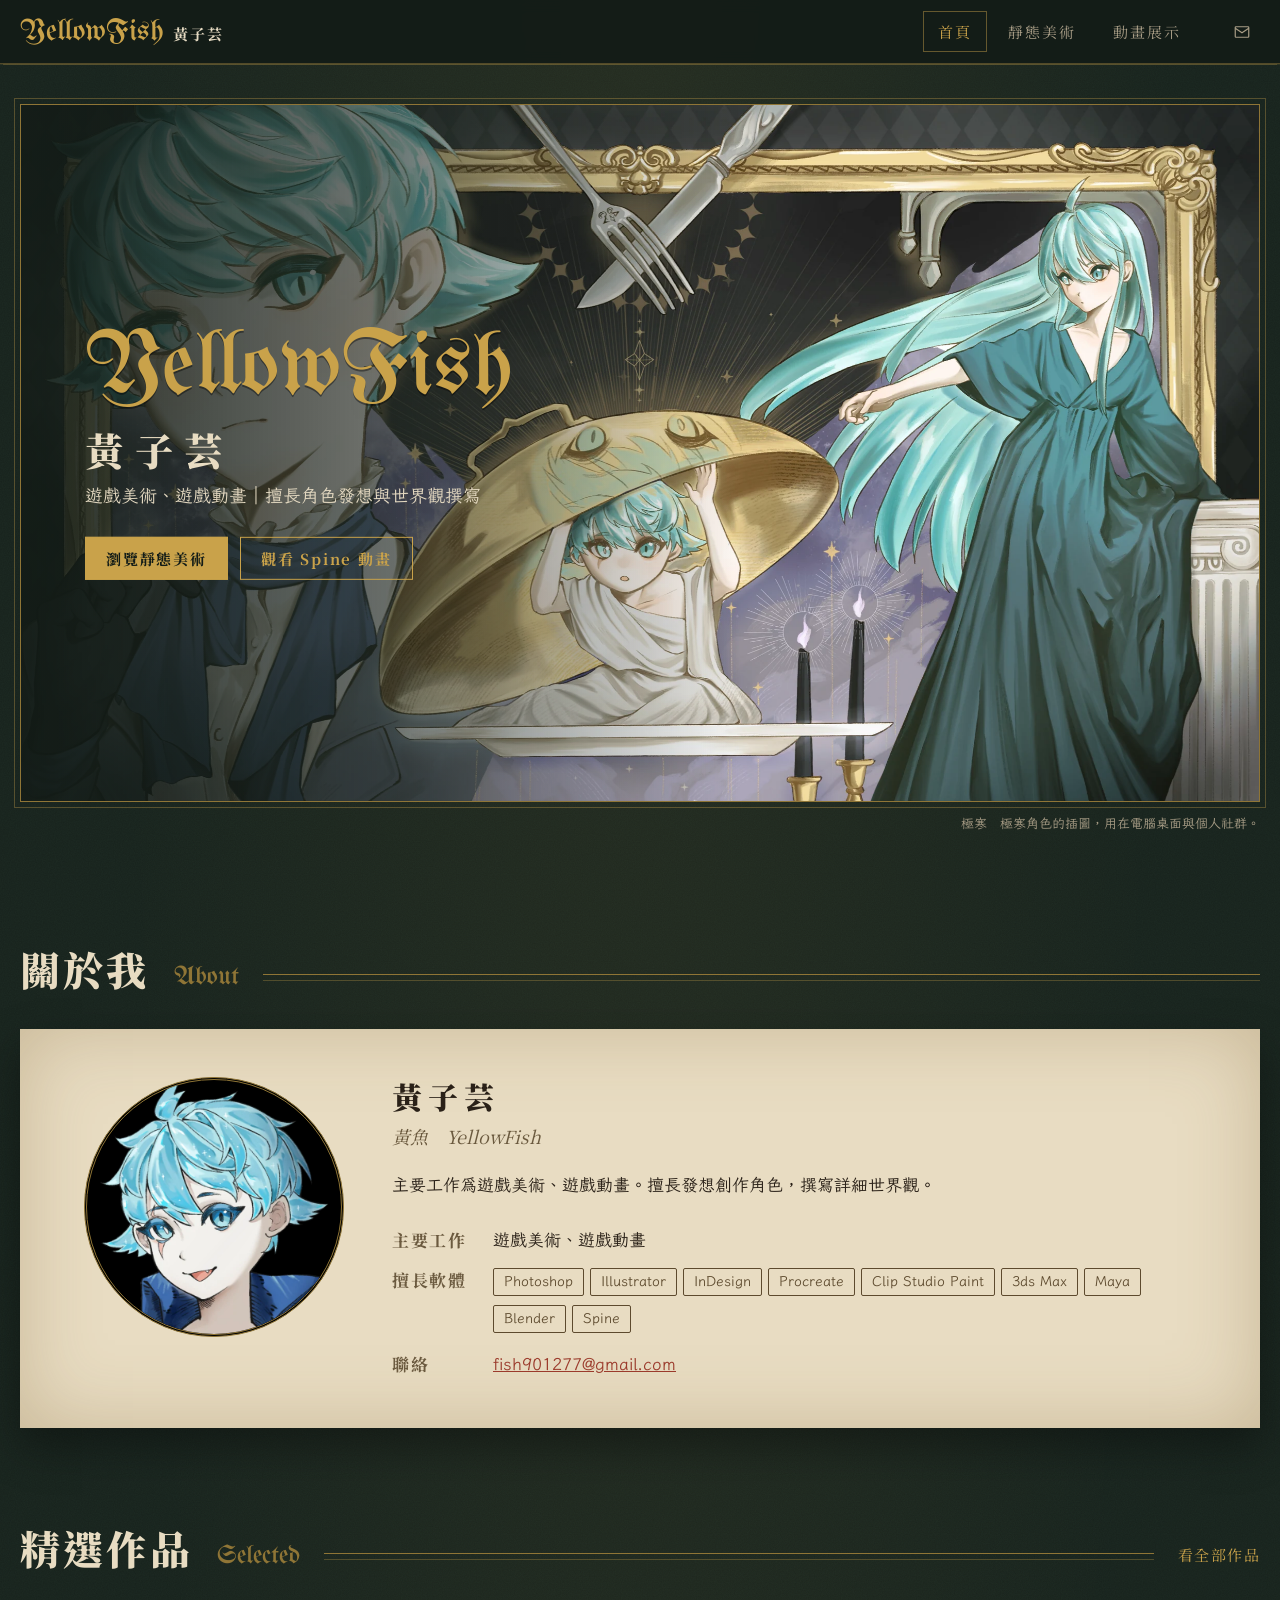
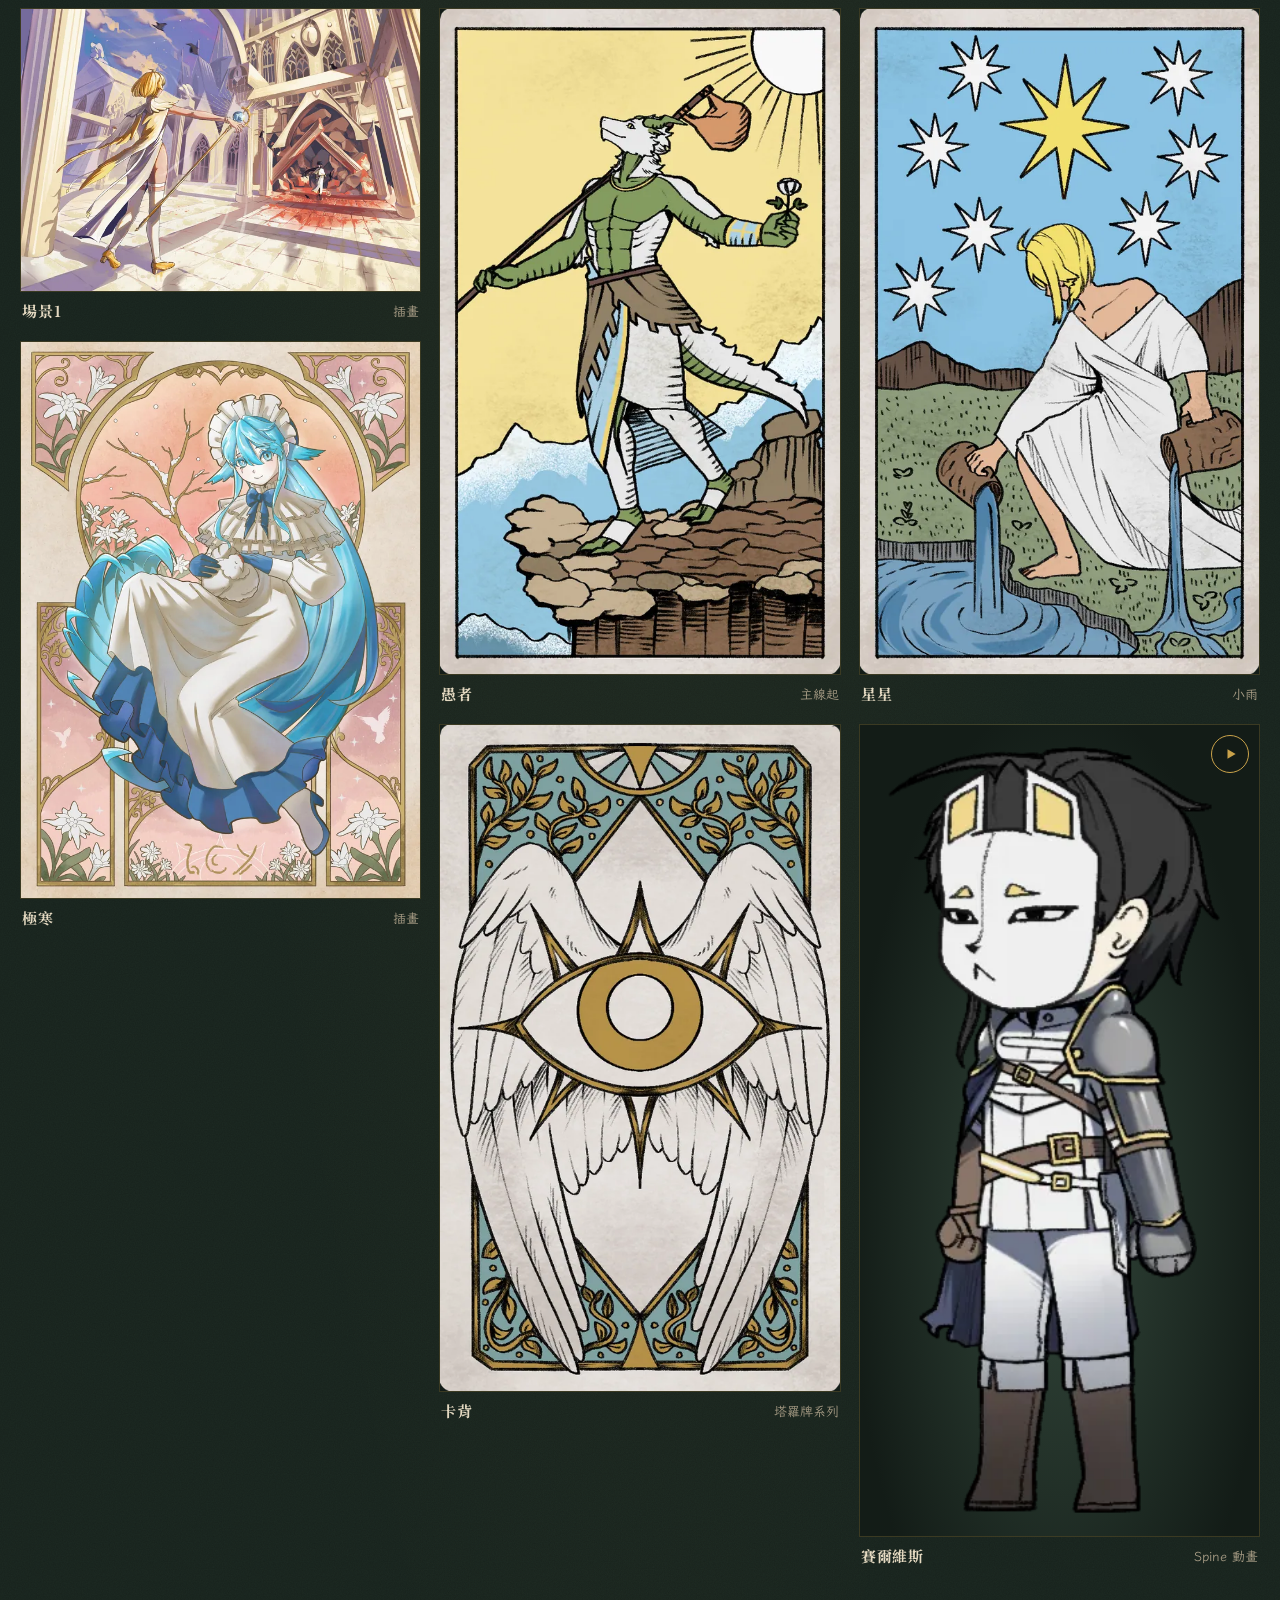
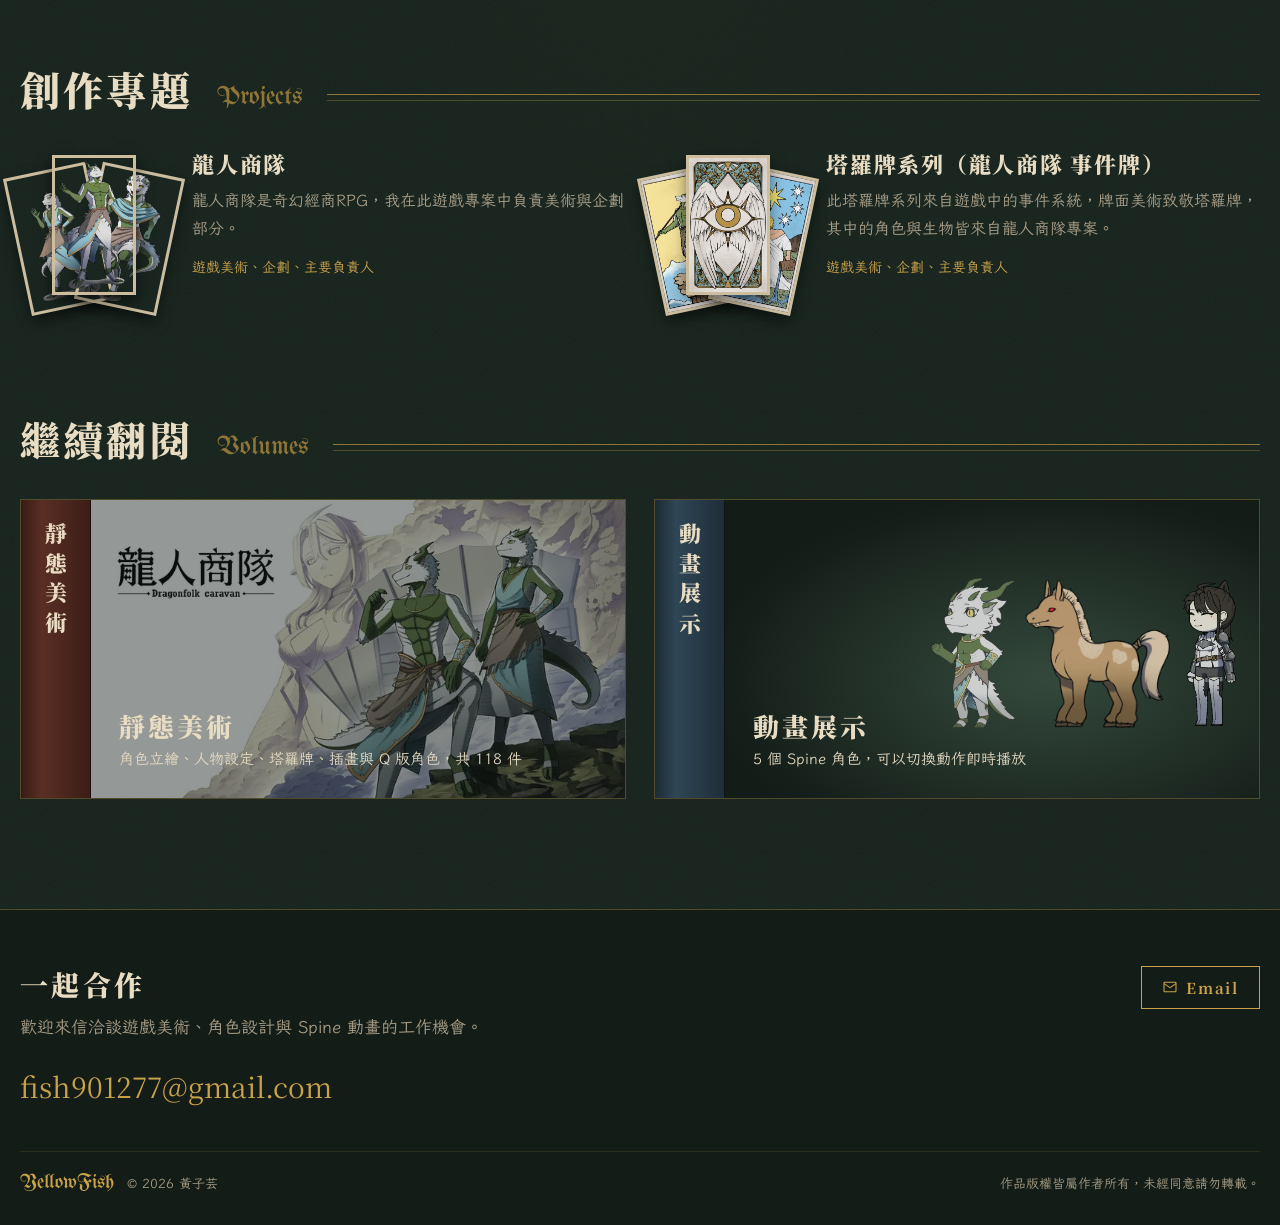
<file: index.html>
<!DOCTYPE html>
<html lang="zh-Hant">
<head>
<meta charset="UTF-8">
<meta name="viewport" content="width=device-width, initial-scale=1">
<title>黃子芸 YellowFish｜遊戲美術作品集</title>
<meta name="description" content="黃子芸（黃魚 YellowFish）的遊戲美術作品集：龍人商隊角色立繪、人物設定、塔羅事件牌、插畫與 Spine 動畫。">
<meta property="og:title" content="黃子芸 YellowFish｜遊戲美術作品集">
<meta property="og:description" content="黃子芸（黃魚 YellowFish）的遊戲美術作品集：龍人商隊角色立繪、人物設定、塔羅事件牌、插畫與 Spine 動畫。">
<meta property="og:image" content="img/thumb/illus-07.webp">
<meta name="theme-color" content="#131c17">
<link rel="icon" href="img/profile/avatar.webp">
<link rel="preconnect" href="https://fonts.googleapis.com">
<link rel="preconnect" href="https://fonts.gstatic.com" crossorigin>
<link rel="stylesheet" href="https://fonts.googleapis.com/css2?family=IM+Fell+English:ital@0;1&family=LXGW+WenKai+TC&family=Noto+Serif+TC:wght@700;900&family=UnifrakturMaguntia&display=swap">
<link rel="stylesheet" href="css/style.css">
</head>
<body data-page="home">
<a class="sr-only" href="#main">跳到主要內容</a>
<header class="nav">
  <div class="wrap">
    <a class="brand" href="index.html" aria-label="回到首頁"><span class="brand-mark">YellowFish</span><span class="brand-name">黃子芸</span></a>
    <button class="nav-toggle" type="button" aria-expanded="false" aria-controls="nav-links" aria-label="開啟選單"><span></span></button>
    <ul class="nav-links" id="nav-links">
      <li><a href="index.html" aria-current="page">首頁</a></li>
      <li><a href="artworks.html">靜態美術</a></li>
      <li><a href="animation.html">動畫展示</a></li>
    </ul>
    <div class="nav-social"></div>
  </div>
</header>
<main id="main">
<section class="hero" id="hero"></section>
<section class="section" id="about"></section>
<section class="section" id="featured"></section>
<section class="section" id="projects"></section>
<section class="section" id="volumes"></section>
</main>
<footer class="footer"></footer>
<noscript><p class="noscript">這個網站需要開啟 JavaScript 才能顯示作品。</p></noscript>
<script src="js/common.js"></script>
<script src="js/home.js"></script>
</body>
</html>
</file>
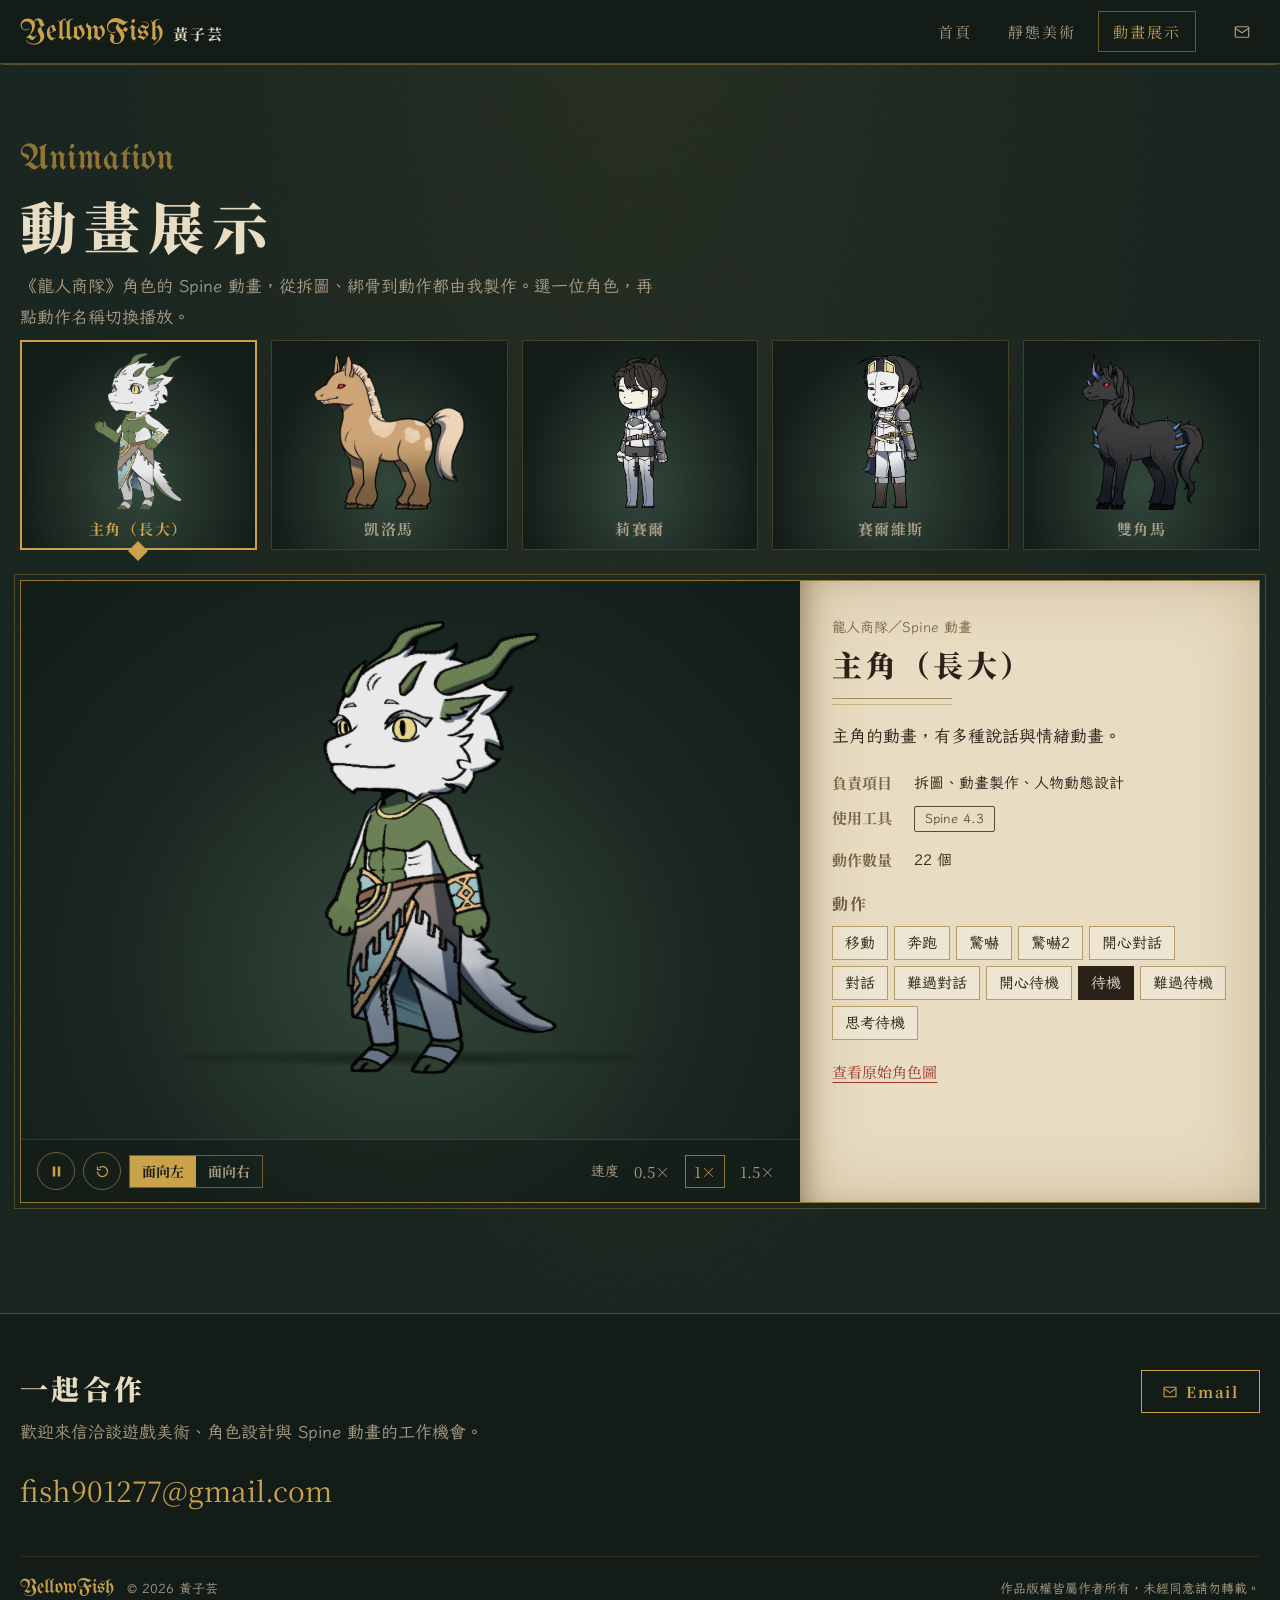
<file: animation.html>
<!DOCTYPE html>
<html lang="zh-Hant">
<head>
<meta charset="UTF-8">
<meta name="viewport" content="width=device-width, initial-scale=1">
<title>動畫展示｜黃子芸 YellowFish</title>
<meta name="description" content="龍人商隊角色的 Spine 動畫，可以切換動作即時播放。">
<meta property="og:title" content="動畫展示｜黃子芸 YellowFish">
<meta property="og:description" content="龍人商隊角色的 Spine 動畫，可以切換動作即時播放。">
<meta property="og:image" content="img/thumb/illus-07.webp">
<meta name="theme-color" content="#131c17">
<link rel="icon" href="img/profile/avatar.webp">
<link rel="preconnect" href="https://fonts.googleapis.com">
<link rel="preconnect" href="https://fonts.gstatic.com" crossorigin>
<link rel="stylesheet" href="https://fonts.googleapis.com/css2?family=IM+Fell+English:ital@0;1&family=LXGW+WenKai+TC&family=Noto+Serif+TC:wght@700;900&family=UnifrakturMaguntia&display=swap">
<link rel="stylesheet" href="vendor/spine-player.css">
<link rel="stylesheet" href="css/style.css">
</head>
<body data-page="animation">
<a class="sr-only" href="#main">跳到主要內容</a>
<header class="nav">
  <div class="wrap">
    <a class="brand" href="index.html" aria-label="回到首頁"><span class="brand-mark">YellowFish</span><span class="brand-name">黃子芸</span></a>
    <button class="nav-toggle" type="button" aria-expanded="false" aria-controls="nav-links" aria-label="開啟選單"><span></span></button>
    <ul class="nav-links" id="nav-links">
      <li><a href="index.html">首頁</a></li>
      <li><a href="artworks.html">靜態美術</a></li>
      <li><a href="animation.html" aria-current="page">動畫展示</a></li>
    </ul>
    <div class="nav-social"></div>
  </div>
</header>
<main id="main">
<div class="wrap">
  <header class="page-head"><span class="latin">Animation</span><h1>動畫展示</h1><p>《龍人商隊》角色的 Spine 動畫，從拆圖、綁骨到動作都由我製作。選一位角色，再點動作名稱切換播放。</p></header>
  <div class="cast" id="cast" role="group" aria-label="選擇角色"></div>
  <div class="theatre" id="theatre">
    <div class="stage-wrap">
      <div class="stage" id="stage"><div class="stage-floor"></div><p class="stage-msg" id="stage-msg">動畫載入中…</p></div>
      <div class="controls" id="controls"></div>
    </div>
    <div class="page" id="info"></div>
  </div>
</div>
</main>
<footer class="footer"></footer>
<noscript><p class="noscript">這個網站需要開啟 JavaScript 才能顯示作品。</p></noscript>
<script src="vendor/spine-player.min.js"></script>
<script src="js/common.js"></script>
<script src="js/animation.js"></script>
</body>
</html>
</file>
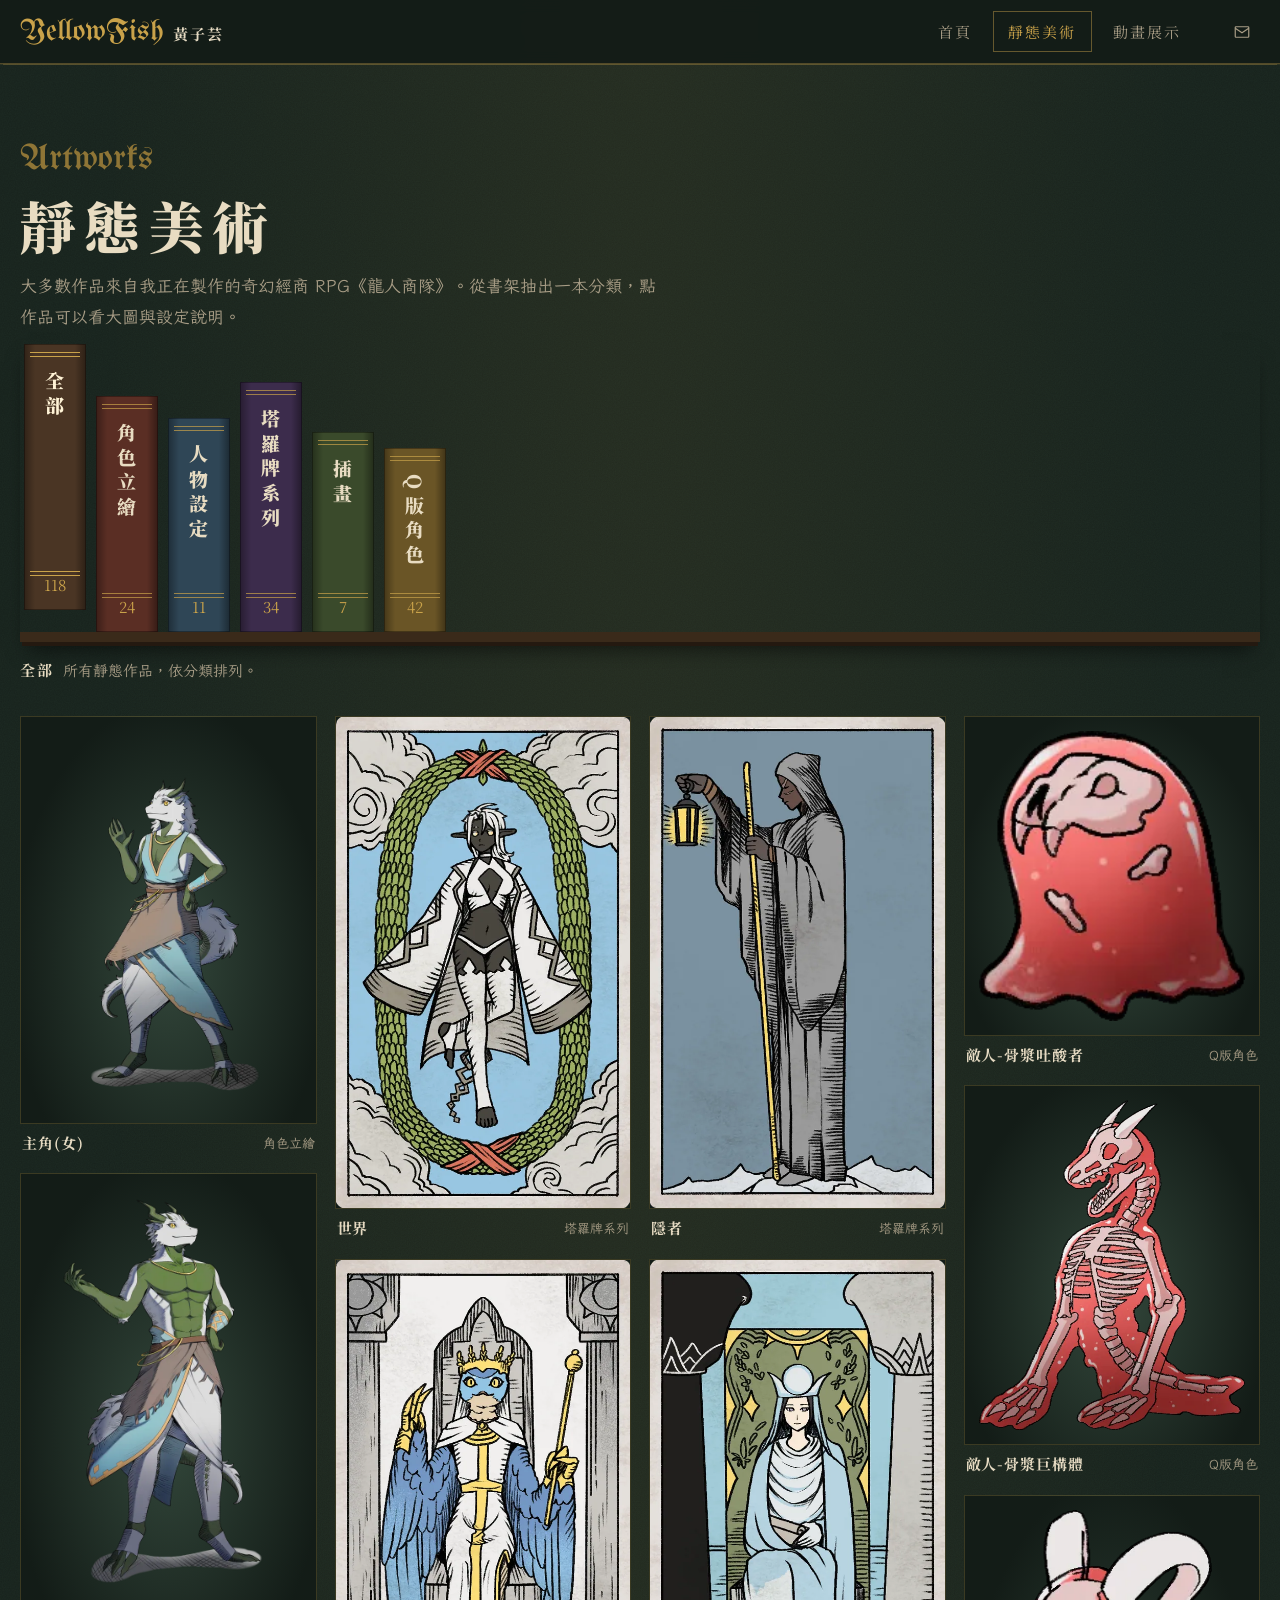
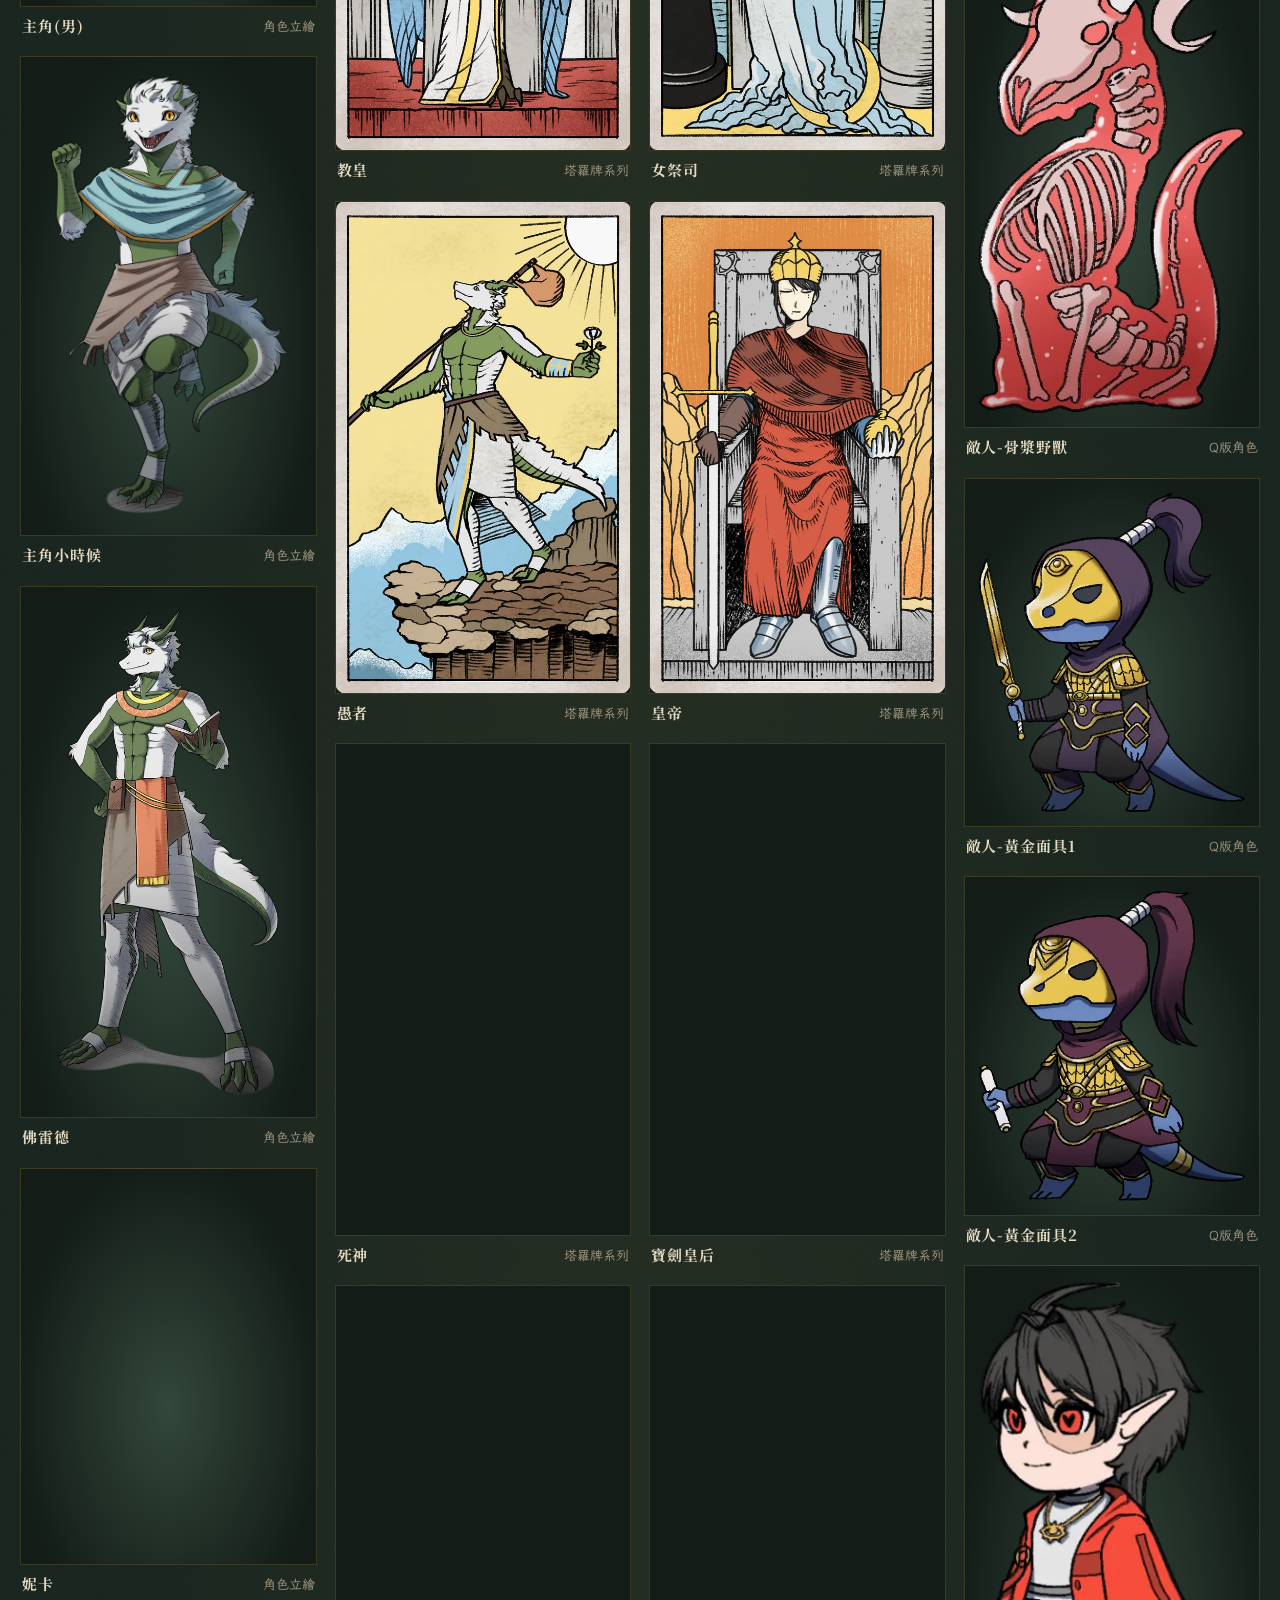
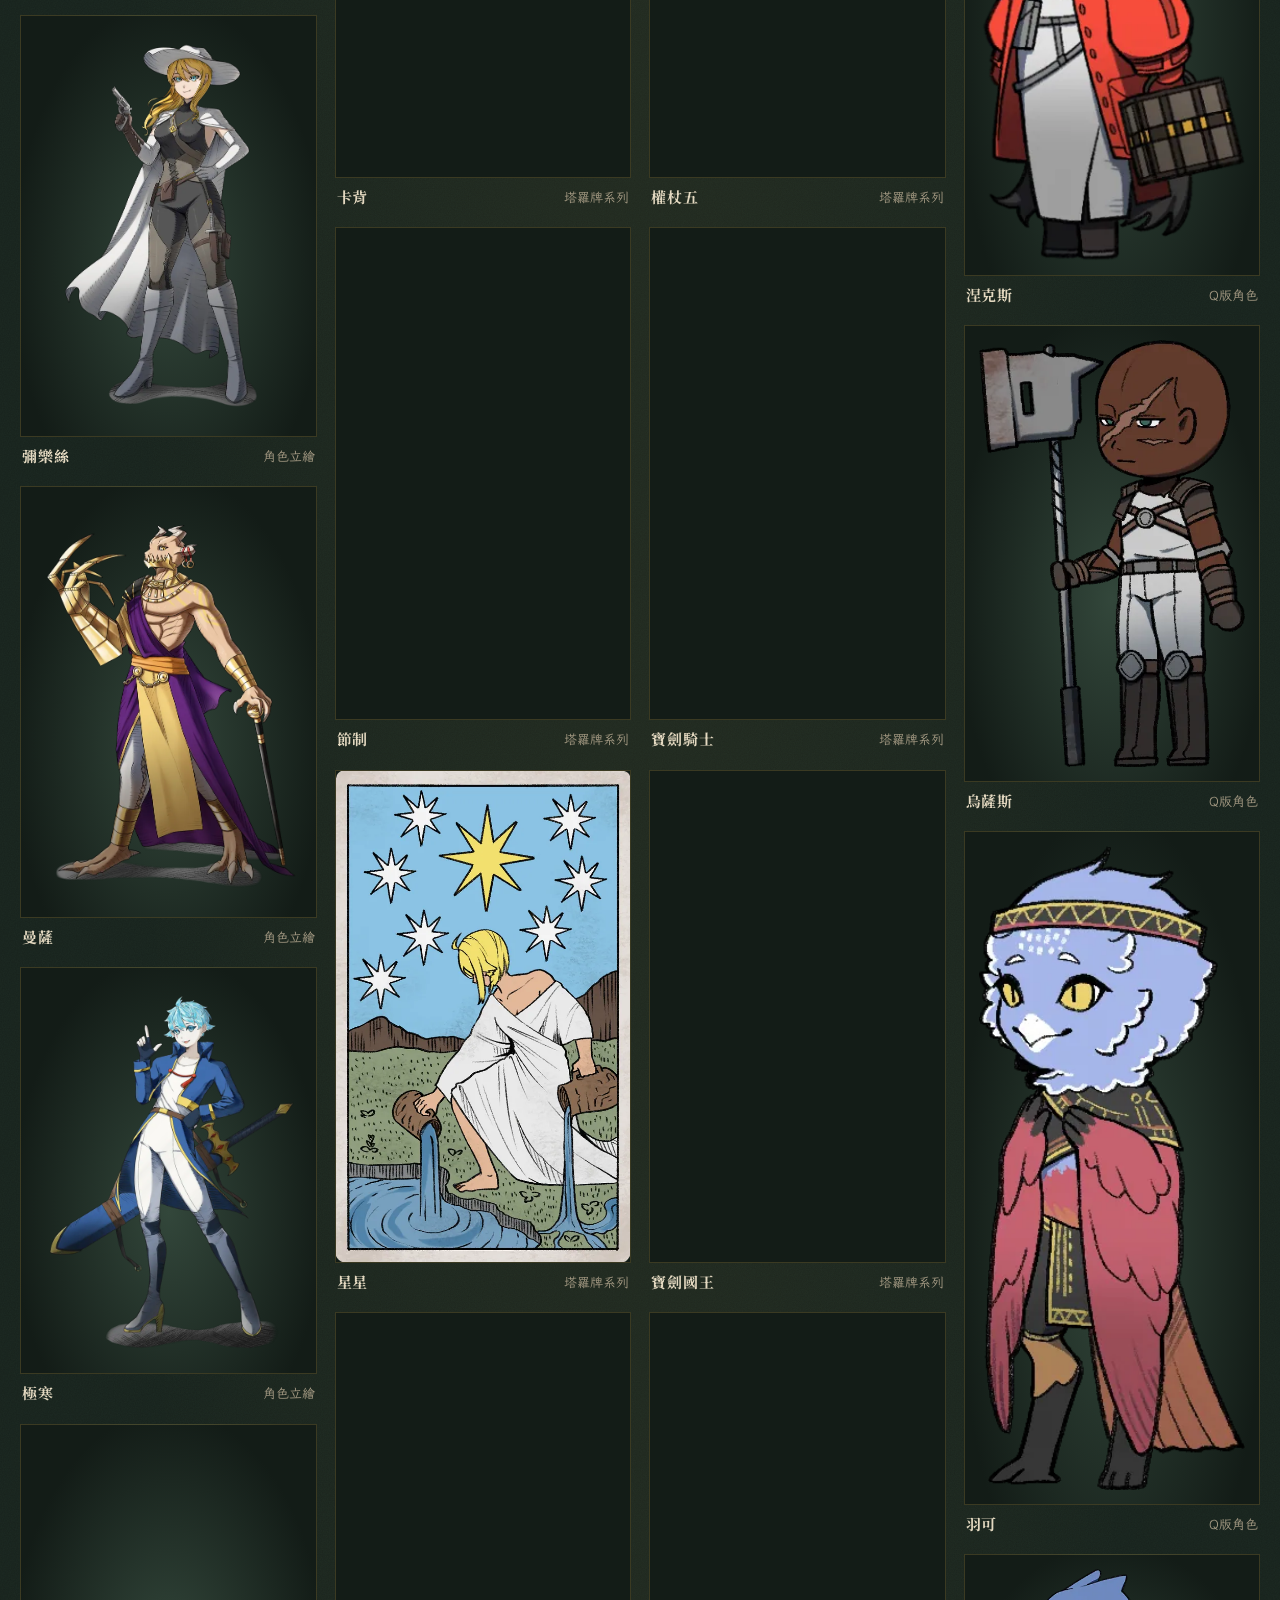
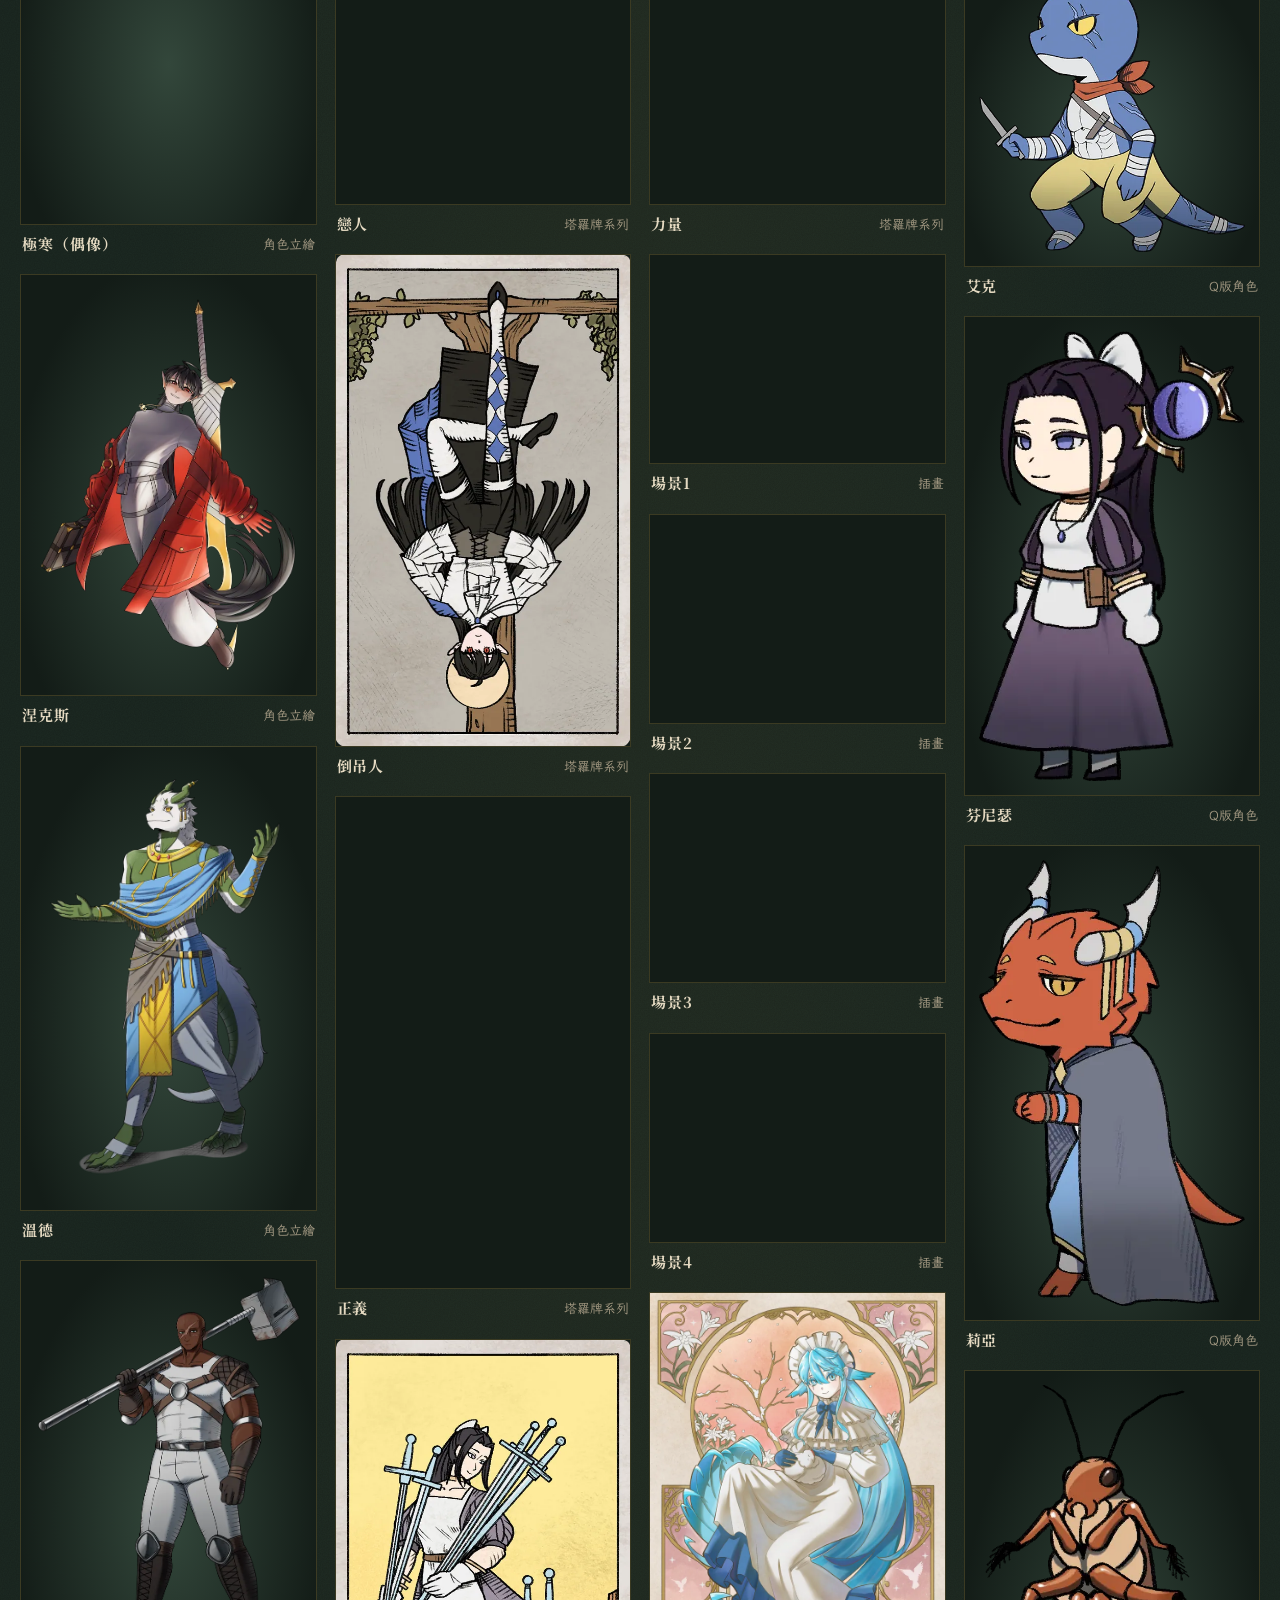
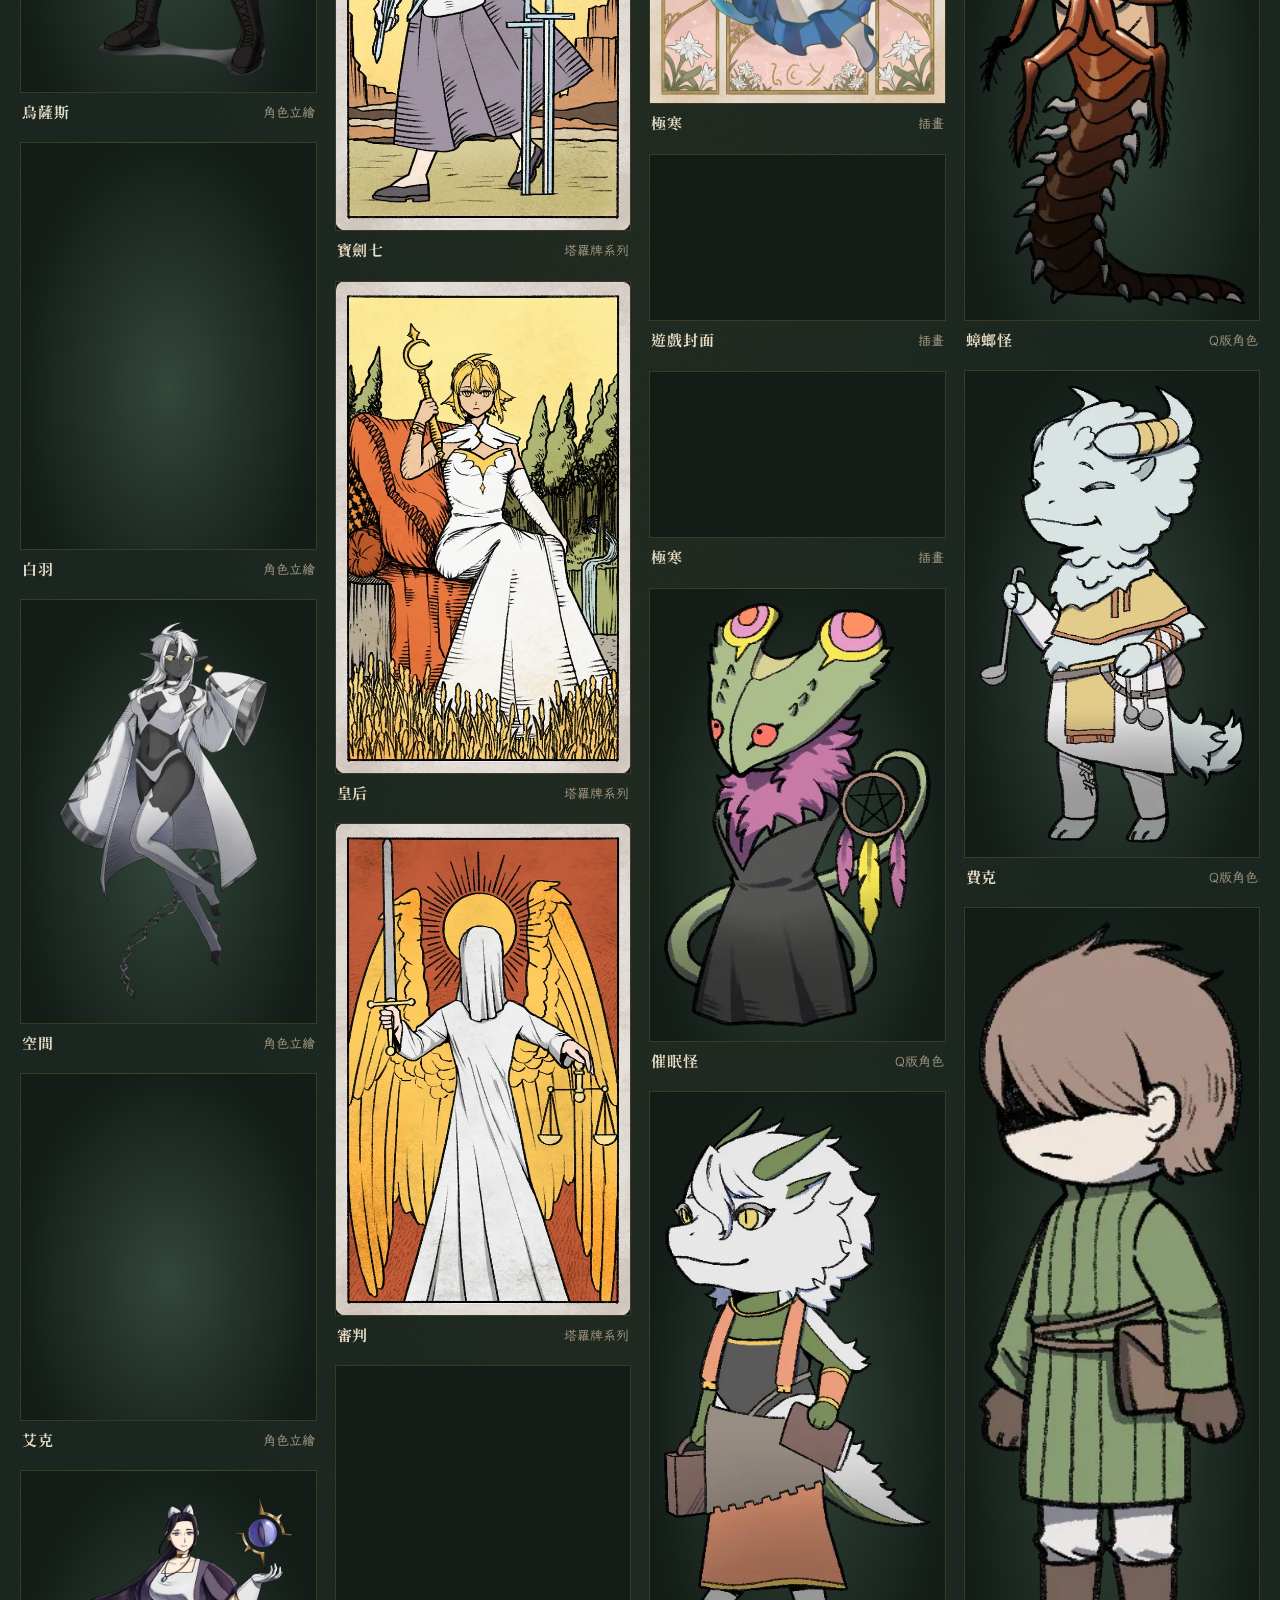
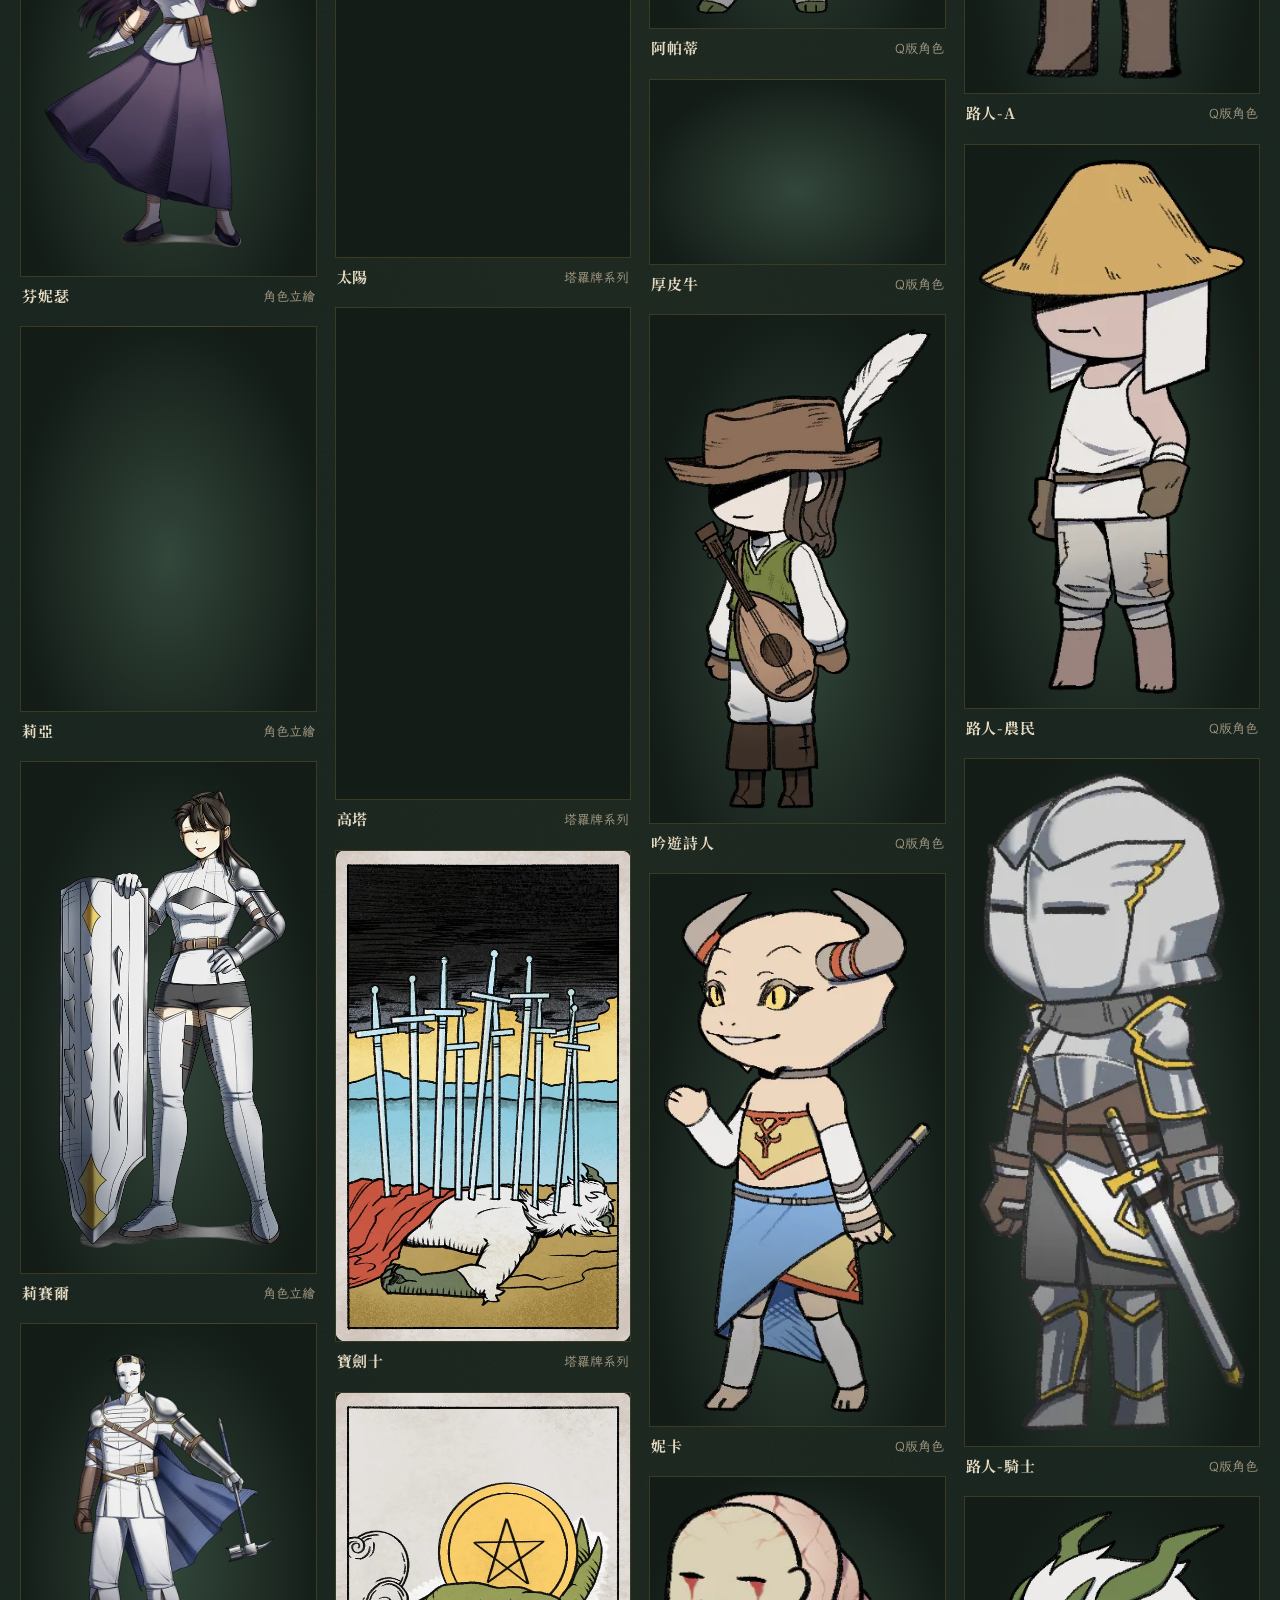
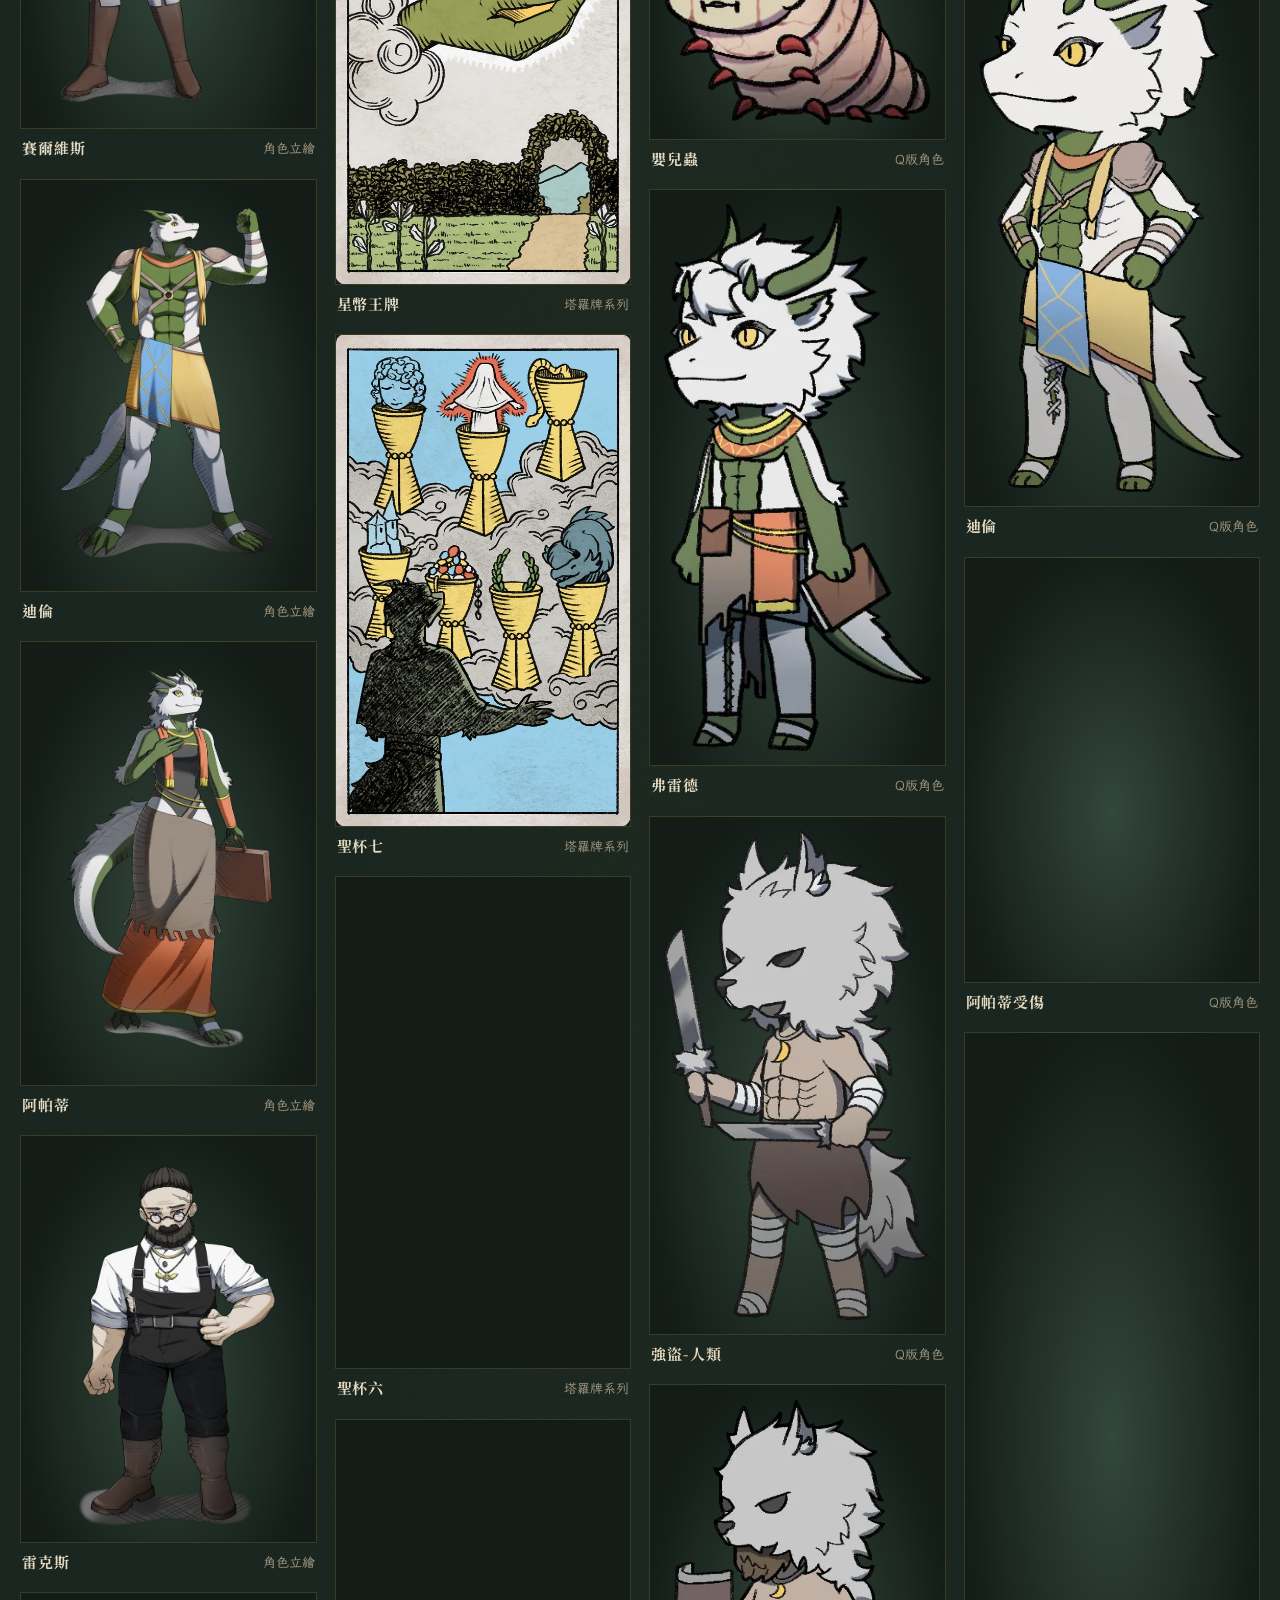
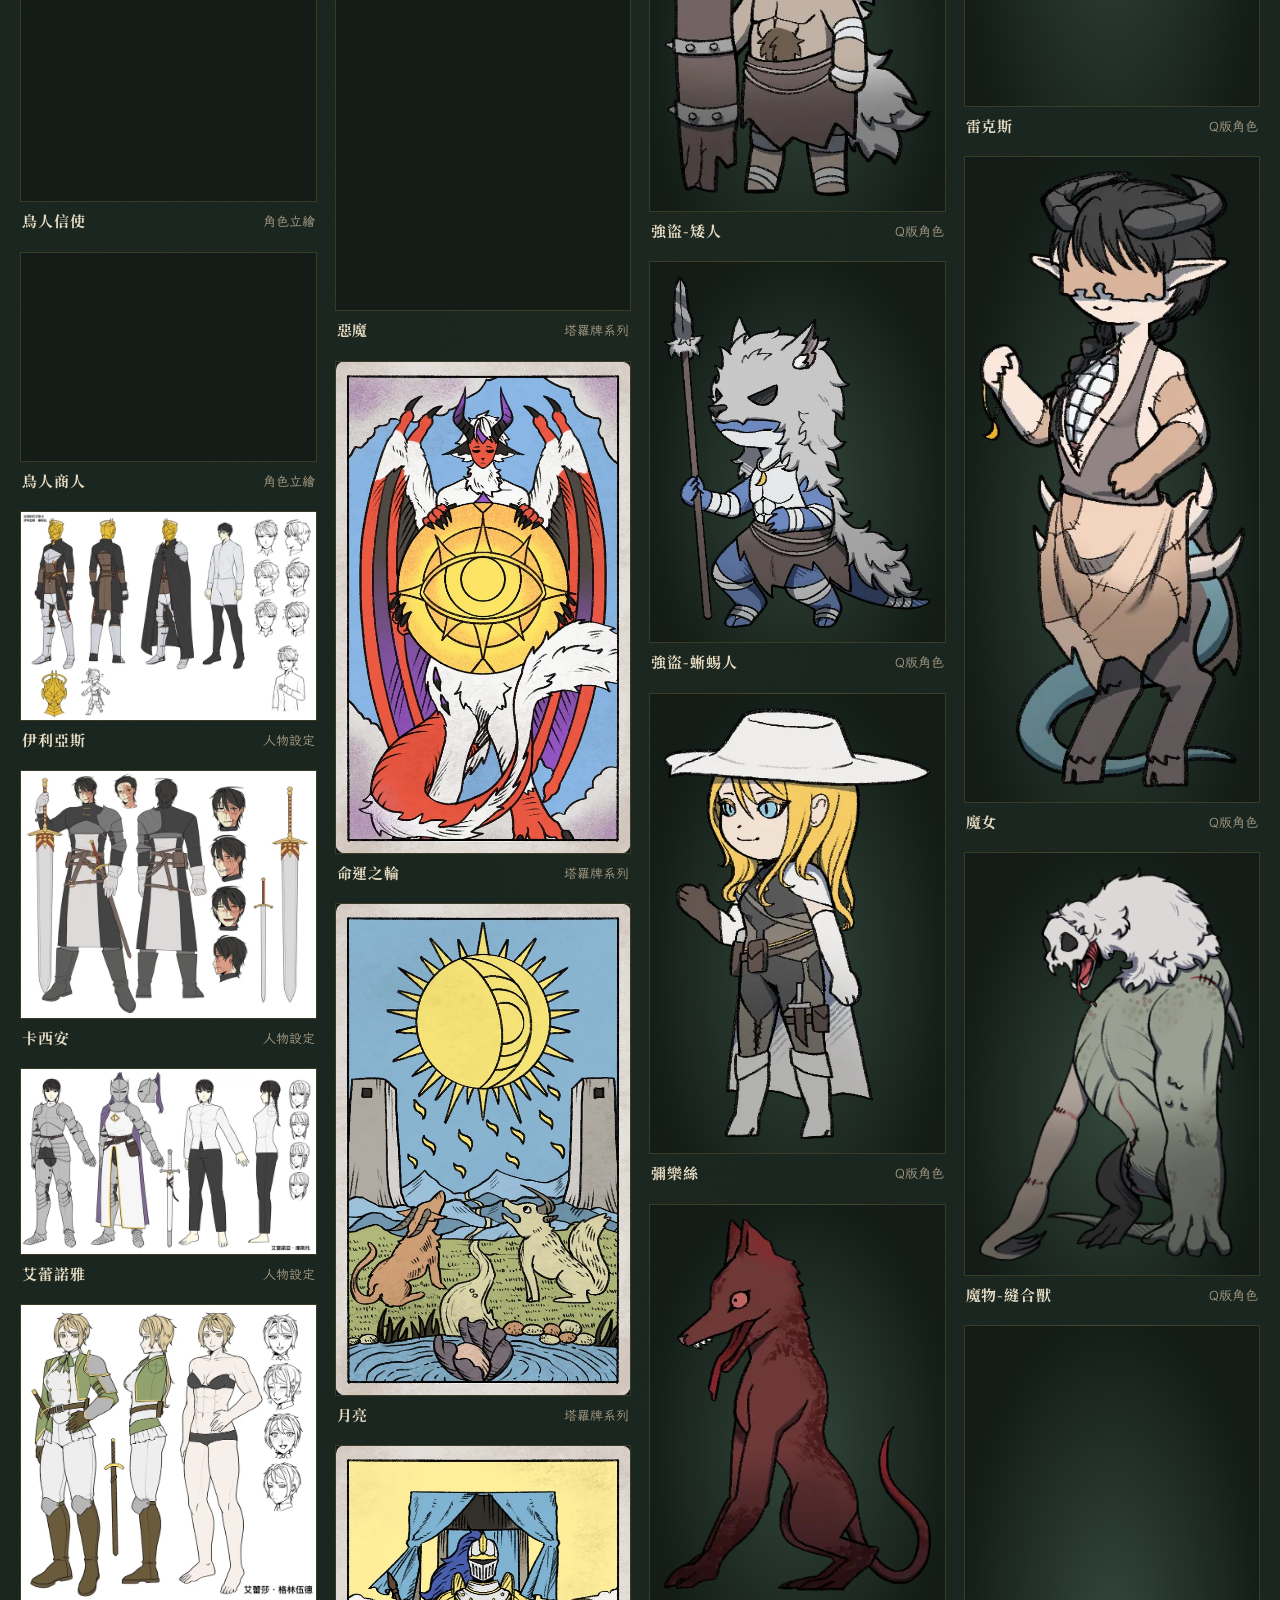
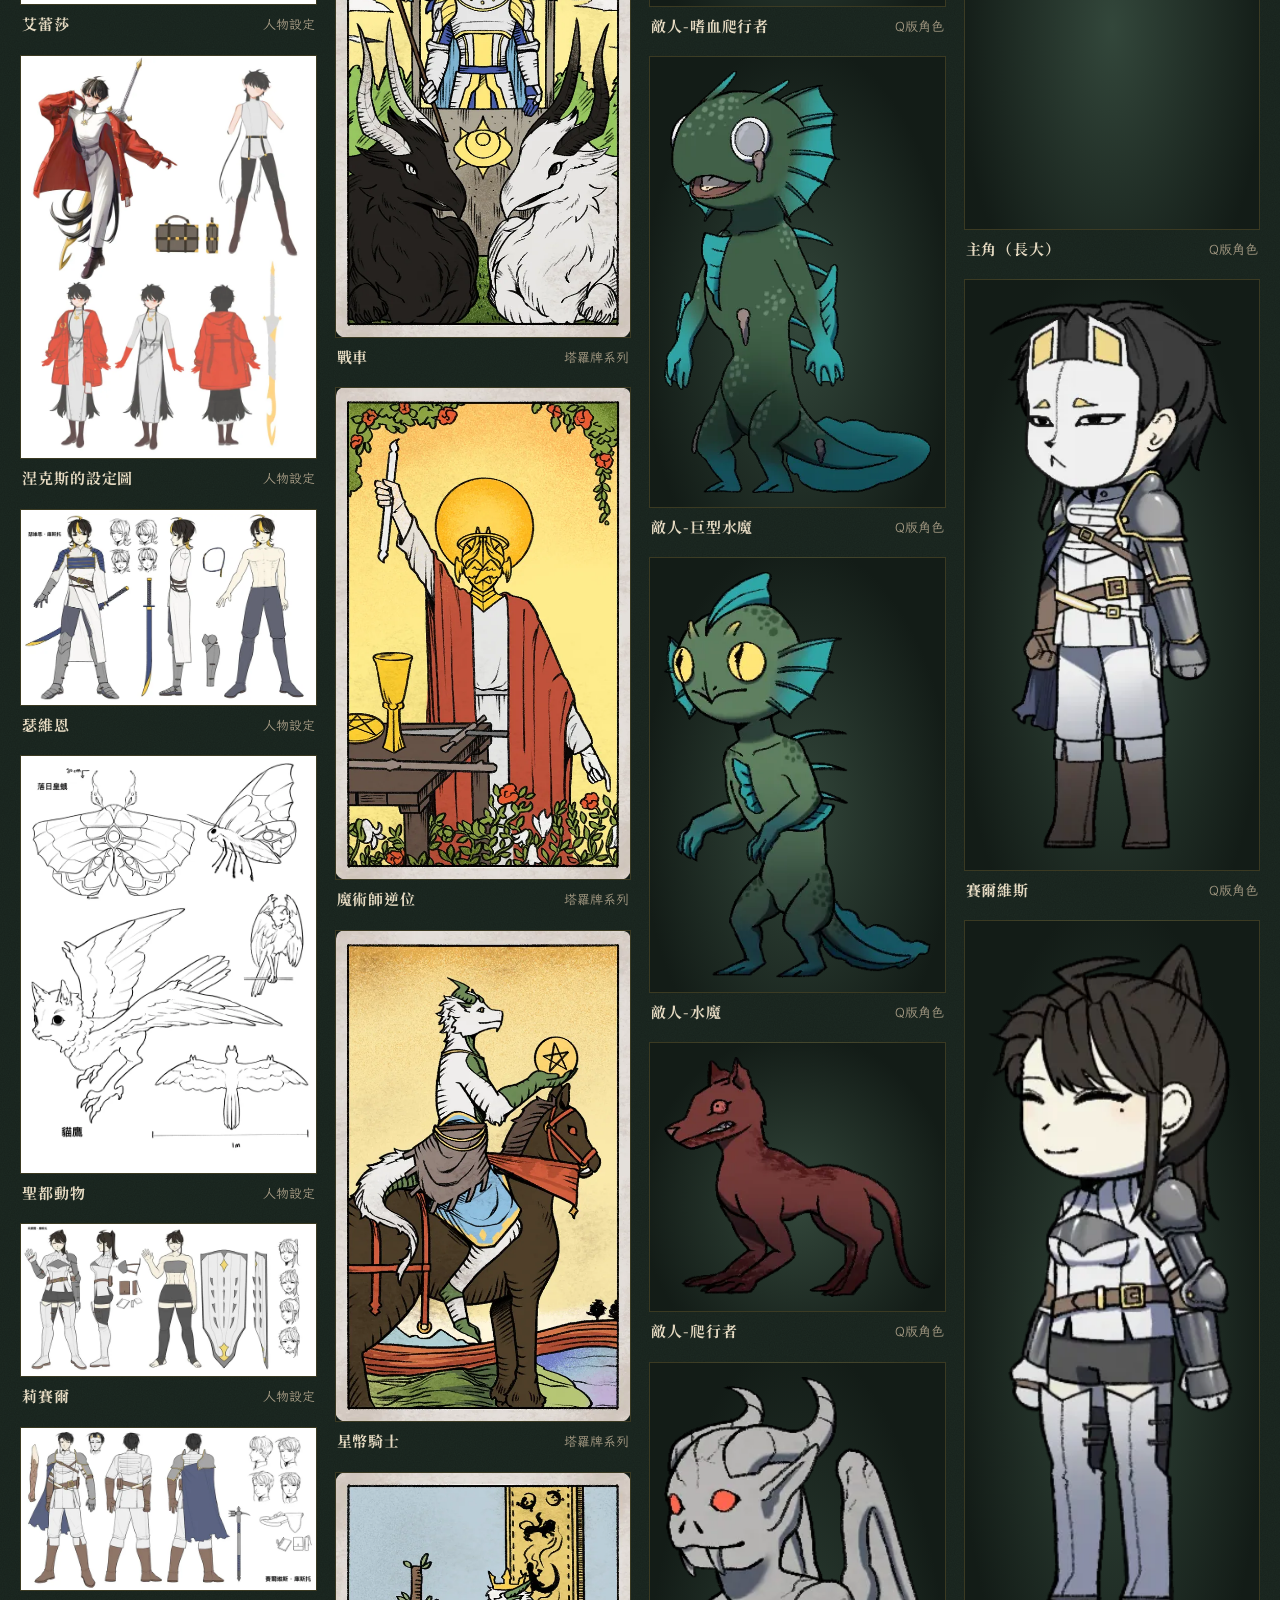
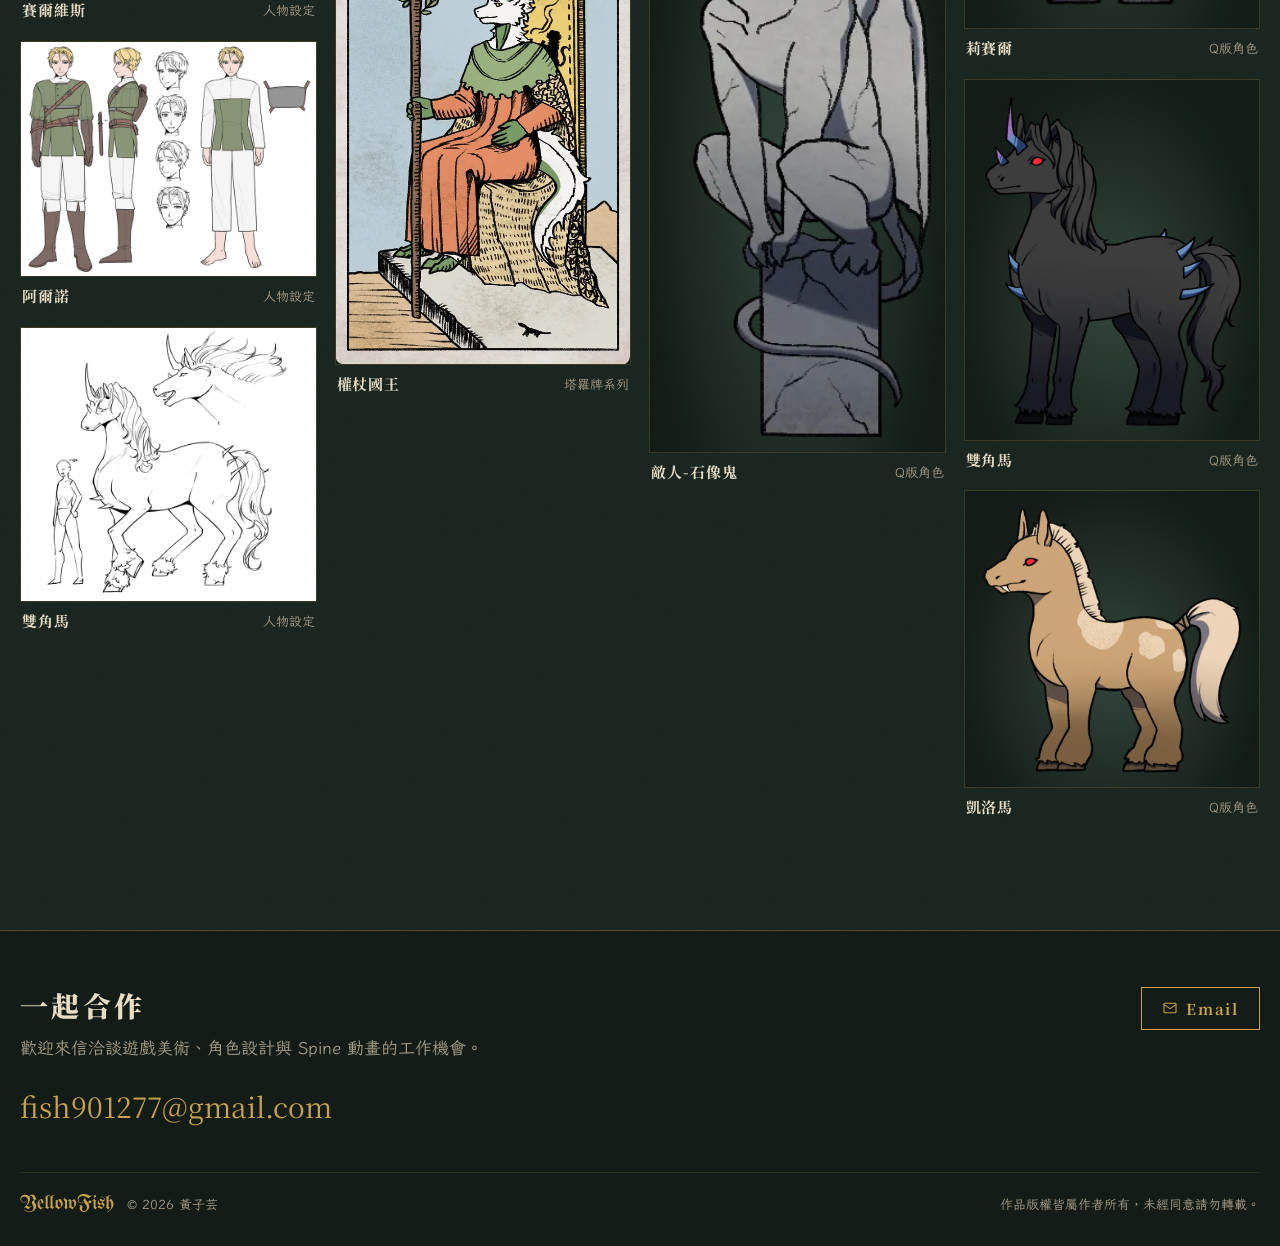
<file: artworks.html>
<!DOCTYPE html>
<html lang="zh-Hant">
<head>
<meta charset="UTF-8">
<meta name="viewport" content="width=device-width, initial-scale=1">
<title>靜態美術｜黃子芸 YellowFish</title>
<meta name="description" content="角色立繪、人物設定、塔羅牌系列、插畫與 Q 版角色。">
<meta property="og:title" content="靜態美術｜黃子芸 YellowFish">
<meta property="og:description" content="角色立繪、人物設定、塔羅牌系列、插畫與 Q 版角色。">
<meta property="og:image" content="img/thumb/illus-07.webp">
<meta name="theme-color" content="#131c17">
<link rel="icon" href="img/profile/avatar.webp">
<link rel="preconnect" href="https://fonts.googleapis.com">
<link rel="preconnect" href="https://fonts.gstatic.com" crossorigin>
<link rel="stylesheet" href="https://fonts.googleapis.com/css2?family=IM+Fell+English:ital@0;1&family=LXGW+WenKai+TC&family=Noto+Serif+TC:wght@700;900&family=UnifrakturMaguntia&display=swap">
<link rel="stylesheet" href="css/style.css">
</head>
<body data-page="artworks">
<a class="sr-only" href="#main">跳到主要內容</a>
<header class="nav">
  <div class="wrap">
    <a class="brand" href="index.html" aria-label="回到首頁"><span class="brand-mark">YellowFish</span><span class="brand-name">黃子芸</span></a>
    <button class="nav-toggle" type="button" aria-expanded="false" aria-controls="nav-links" aria-label="開啟選單"><span></span></button>
    <ul class="nav-links" id="nav-links">
      <li><a href="index.html">首頁</a></li>
      <li><a href="artworks.html" aria-current="page">靜態美術</a></li>
      <li><a href="animation.html">動畫展示</a></li>
    </ul>
    <div class="nav-social"></div>
  </div>
</header>
<main id="main">
<div class="wrap">
  <header class="page-head"><span class="latin">Artworks</span><h1>靜態美術</h1><p>大多數作品來自我正在製作的奇幻經商 RPG《龍人商隊》。從書架抽出一本分類，點作品可以看大圖與設定說明。</p></header>
  <nav class="shelf" id="shelf" aria-label="作品分類"></nav>
  <p class="shelf-note" id="shelf-note" aria-live="polite"></p>
  <div class="masonry" id="grid"></div>
</div>
</main>
<footer class="footer"></footer>
<noscript><p class="noscript">這個網站需要開啟 JavaScript 才能顯示作品。</p></noscript>
<script src="js/common.js"></script>
<script src="js/artworks.js"></script>
</body>
</html>
</file>
<file: css/style.css>
/* =========================================================
   黃魚 YellowFish 作品集 — 商隊帳冊風格
   色彩：松綠皮革底、羊皮紙、金箔、封蠟紅、霧藍
   ========================================================= */
:root {
  --leather: #1d2a23;
  --leather-deep: #131c17;
  --leather-hi: #27382f;
  --parchment: #e8dcc2;
  --parchment-dim: #cbbd9e;
  --ink: #2a2118;
  --gilt: #c9a24a;
  --gilt-dim: #8f7536;
  --seal: #9b3a2b;
  --mist: #7d9cb1;
  --text: #e4d9c1;
  --text-dim: #a89d86;

  --f-head: "Noto Serif TC", "Songti TC", serif;
  --f-body: "LXGW WenKai TC", "Noto Serif TC", serif;
  --f-latin: "IM Fell English", "Noto Serif TC", serif;
  --f-black: "UnifrakturMaguntia", "IM Fell English", serif;

  --wrap: 1240px;
  --nav-h: 64px;
}

*, *::before, *::after { box-sizing: border-box; }
html { scroll-behavior: smooth; }
@media (prefers-reduced-motion: reduce) {
  html { scroll-behavior: auto; }
  *, *::before, *::after { animation: none !important; transition: none !important; }
}

body {
  margin: 0;
  color: var(--text);
  font: 17px/1.8 var(--f-body);
  background-color: var(--leather);
  /* 皮革紋理：極淡的雜訊 */
  background-image:
    radial-gradient(ellipse at 50% -10%, rgba(201,162,74,.08), transparent 60%),
    url("data:image/svg+xml,%3Csvg xmlns='http://www.w3.org/2000/svg' width='220' height='220'%3E%3Cfilter id='n'%3E%3CfeTurbulence type='fractalNoise' baseFrequency='.85' numOctaves='3' stitchTiles='stitch'/%3E%3CfeColorMatrix values='0 0 0 0 0 0 0 0 0 0 0 0 0 0 0 0 0 0 .55 0'/%3E%3C/filter%3E%3Crect width='100%25' height='100%25' filter='url(%23n)' opacity='.35'/%3E%3C/svg%3E");
  min-height: 100vh;
  display: flex; flex-direction: column;
}
main { flex: 1; }
img { max-width: 100%; display: block; }
a { color: inherit; }
button { font: inherit; color: inherit; }
:focus-visible { outline: 2px solid var(--gilt); outline-offset: 3px; }
.wrap { width: min(var(--wrap), 100% - 40px); margin-inline: auto; }
.sr-only { position: absolute; width: 1px; height: 1px; overflow: hidden; clip: rect(0 0 0 0); white-space: nowrap; }

/* ---------- 導覽列 ---------- */
.nav {
  position: sticky; top: 0; z-index: 40;
  height: var(--nav-h);
  background: rgba(19,28,23,.92);
  backdrop-filter: blur(6px);
  border-bottom: 1px solid rgba(201,162,74,.35);
  box-shadow: 0 1px 0 rgba(201,162,74,.12), 0 4px 0 -3px rgba(201,162,74,.25);
}
.nav .wrap { height: 100%; display: flex; align-items: center; gap: 28px; }
.brand { display: flex; align-items: baseline; gap: 10px; text-decoration: none; margin-right: auto; }
.brand-mark { font-family: var(--f-black); font-size: 30px; line-height: 1; color: var(--gilt); }
.brand-name { font-family: var(--f-head); font-weight: 700; letter-spacing: .12em; font-size: 15px; color: var(--text); }
.nav-links { display: flex; gap: 6px; list-style: none; margin: 0; padding: 0; }
.nav-links a {
  display: block; padding: 6px 14px; text-decoration: none;
  font-family: var(--f-head); font-size: 15px; letter-spacing: .14em; color: var(--text-dim);
  border: 1px solid transparent;
}
.nav-links a:hover { color: var(--text); }
.nav-links a[aria-current="page"] { color: var(--gilt); border-color: rgba(201,162,74,.45); }
.nav-social { display: flex; gap: 4px; }
.icon-btn {
  width: 36px; height: 36px; display: grid; place-items: center;
  color: var(--text-dim); border-radius: 50%; text-decoration: none;
}
.icon-btn:hover { color: var(--gilt); background: rgba(201,162,74,.08); }
.icon-btn svg { width: 18px; height: 18px; }
.nav-toggle { display: none; background: none; border: 0; width: 40px; height: 40px; cursor: pointer; }
.nav-toggle span, .nav-toggle span::before, .nav-toggle span::after {
  display: block; width: 22px; height: 1.5px; background: var(--gilt); position: relative; margin: auto; content: "";
}
.nav-toggle span::before { position: absolute; top: -7px; }
.nav-toggle span::after { position: absolute; top: 7px; }

@media (max-width: 760px) {
  .nav-toggle { display: block; }
  .nav-links {
    position: absolute; top: var(--nav-h); left: 0; right: 0;
    flex-direction: column; gap: 0; padding: 8px 20px 18px;
    background: var(--leather-deep); border-bottom: 1px solid rgba(201,162,74,.35);
    display: none;
  }
  .nav.open .nav-links { display: flex; }
  .nav-links a { padding: 12px 4px; border: 0; border-bottom: 1px solid rgba(201,162,74,.12); }
  .nav-links a[aria-current="page"] { border-color: rgba(201,162,74,.12); }
  .brand-name { display: none; }
}

/* ---------- 共用：金框、標題 ---------- */
.gilt-frame {
  position: relative;
  border: 1px solid var(--gilt-dim);
  outline: 1px solid rgba(201,162,74,.35);
  outline-offset: 5px;
}
.section { padding: 96px 0 0; }
.section-head { display: flex; align-items: flex-end; gap: 24px; margin-bottom: 36px; }
.section-head h2 {
  margin: 0; font: 900 clamp(28px, 3.6vw, 40px)/1.2 var(--f-head); letter-spacing: .08em; color: var(--parchment);
}
.section-head .latin { font-family: var(--f-black); color: var(--gilt-dim); font-size: 26px; line-height: 1.1; }
.section-head .rule { flex: 1; height: 7px; border-top: 1px solid var(--gilt-dim); border-bottom: 1px solid rgba(201,162,74,.3); margin-bottom: 12px; }
.section-head .more { font-family: var(--f-head); font-size: 15px; letter-spacing: .1em; color: var(--gilt); text-decoration: none; margin-bottom: 4px; white-space: nowrap; }
.section-head .more:hover { text-decoration: underline; text-underline-offset: 5px; }
.lede { max-width: 38em; color: var(--text-dim); margin: -16px 0 36px; }

.tag {
  display: inline-block; padding: 1px 10px; margin: 0 6px 6px 0;
  font-size: 14px; line-height: 1.7; border: 1px solid currentColor; border-radius: 2px;
}

/* ---------- 首頁：主視覺 ---------- */
.hero { padding: 40px 0 0; }
.hero-plate {
  position: relative; display: grid; grid-template-columns: 1fr; overflow: hidden;
  background: var(--leather-deep);
}
.hero-plate img {
  width: 100%; aspect-ratio: 16 / 9; object-fit: cover;
  animation: develop 1.8s ease-out both;
}
@keyframes develop { from { filter: sepia(1) brightness(.4) contrast(1.2); } to { filter: none; } }
.hero-plate::after {
  content: ""; position: absolute; inset: 0; pointer-events: none;
  background: linear-gradient(90deg, rgba(19,28,23,.92) 0%, rgba(19,28,23,.6) 30%, transparent 58%);
}
.hero-title {
  position: absolute; z-index: 2; left: clamp(20px, 5vw, 72px); top: 50%; transform: translateY(-50%);
  max-width: 460px;
}
.hero-title .latin {
  font-family: var(--f-black); color: var(--gilt); font-size: clamp(48px, 7vw, 104px); line-height: .95; margin: 0;
  text-shadow: 0 2px 0 rgba(0,0,0,.4);
}
.hero-title h1 {
  margin: 14px 0 6px; font: 900 clamp(26px, 3vw, 40px)/1.25 var(--f-head); letter-spacing: .3em; color: var(--parchment);
}
.hero-title p { margin: 0 0 24px; color: var(--text); font-size: clamp(15px, 1.4vw, 18px); }
.btns { display: flex; flex-wrap: wrap; gap: 12px; }
.btn {
  display: inline-flex; align-items: center; gap: 8px;
  padding: 10px 20px; text-decoration: none; cursor: pointer;
  font: 700 15px/1.4 var(--f-head); letter-spacing: .12em;
  border: 1px solid var(--gilt); background: transparent; color: var(--gilt);
}
.btn:hover { background: rgba(201,162,74,.12); }
.btn.solid { background: var(--gilt); color: var(--leather-deep); }
.btn.solid:hover { background: #d8b55e; }
.hero-caption { margin-top: 10px; font-size: 13px; color: var(--text-dim); text-align: right; }

@media (max-width: 760px) {
  .hero-plate img { aspect-ratio: 4 / 3; object-position: 62% center; }
  .hero-plate::after { display: none; }
  .hero-title { position: static; transform: none; max-width: none; padding: 22px 20px 26px; }
}

/* ---------- 首頁：關於我（羊皮紙頁） ---------- */
.about {
  display: grid; grid-template-columns: 260px 1fr; gap: 48px; align-items: start;
  background: var(--parchment); color: var(--ink);
  padding: 48px clamp(24px, 5vw, 64px);
  box-shadow: inset 0 0 80px rgba(120,90,40,.28), 0 18px 40px rgba(0,0,0,.35);
}
.about .portrait { width: 100%; height: auto; aspect-ratio: 1; object-fit: cover; border-radius: 50%; border: 3px double var(--gilt-dim); background: #000; }
.about h3 { margin: 0 0 4px; font: 900 30px/1.3 var(--f-head); letter-spacing: .2em; }
.about .alias { font-family: var(--f-latin); font-style: italic; color: #6b5a3f; margin: 0 0 18px; font-size: 18px; }
.about p { margin: 0 0 18px; max-width: 34em; }
.about dl { display: grid; grid-template-columns: 5em 1fr; gap: 10px 16px; margin: 24px 0 0; }
.about dt { font-family: var(--f-head); font-weight: 700; color: #6b5a3f; letter-spacing: .1em; }
.about dd { margin: 0; }
.about .tag { color: #5d4a2e; }
.about a { color: var(--seal); }
@media (max-width: 760px) {
  .about { grid-template-columns: 1fr; gap: 24px; }
  .about .portrait { width: 160px; }
}

/* ---------- 作品格（瀑布流，保留原始比例） ---------- */
.masonry { columns: 4 240px; column-gap: 18px; }
.masonry.cols-3 { columns: 3 260px; }
.piece {
  break-inside: avoid; margin: 0 0 18px; display: block; width: 100%;
  background: none; border: 0; padding: 0; text-align: left; cursor: zoom-in;
  position: relative;
}
.piece .frame {
  position: relative; overflow: hidden;
  background: var(--leather-deep);
  border: 1px solid rgba(201,162,74,.22);
}
.piece img { width: 100%; height: auto; transition: transform .5s ease, filter .3s; }
.piece.transparent .frame { background: radial-gradient(ellipse at 50% 60%, #33473b 0%, var(--leather-deep) 75%); padding: 14px; }
.piece:hover img, .piece:focus-visible img { transform: scale(1.03); }
.piece:hover .frame, .piece:focus-visible .frame { border-color: var(--gilt); }
.piece .cap { display: flex; justify-content: space-between; gap: 10px; padding: 8px 2px 0; }
.piece .cap b { font: 700 15px/1.5 var(--f-head); letter-spacing: .06em; color: var(--text); }
.piece .cap span { font-size: 13px; color: var(--text-dim); white-space: nowrap; }
.piece .play-mark {
  position: absolute; right: 10px; top: 10px; width: 38px; height: 38px; border-radius: 50%;
  display: grid; place-items: center; background: rgba(19,28,23,.85); border: 1px solid var(--gilt); color: var(--gilt);
}
.piece .play-mark svg { width: 14px; height: 14px; margin-left: 2px; }

/* ---------- 書背選單（分類切換：直書書背） ---------- */
.shelf {
  display: flex; align-items: flex-end; gap: 10px; overflow-x: auto;
  padding: 26px 4px 0; margin-bottom: 0;
  border-bottom: 10px solid #3a2a1a;
  box-shadow: 0 6px 0 -2px #241910, 0 14px 20px -8px rgba(0,0,0,.6);
  scrollbar-width: thin;
}
.spine {
  --c: #4a3524;
  flex: 0 0 auto; width: 62px; height: var(--h, 220px);
  display: flex; flex-direction: column; align-items: center; justify-content: space-between;
  padding: 16px 0 12px; cursor: pointer; border: 0;
  background:
    linear-gradient(90deg, rgba(0,0,0,.35), transparent 18%, transparent 82%, rgba(0,0,0,.4)),
    var(--c);
  color: var(--parchment);
  box-shadow: inset 0 0 0 1px rgba(0,0,0,.35);
  transition: transform .35s cubic-bezier(.2,.8,.2,1);
  position: relative;
}
.spine::before, .spine::after {
  content: ""; position: absolute; left: 6px; right: 6px; height: 5px;
  border-top: 1px solid var(--gilt); border-bottom: 1px solid var(--gilt); opacity: .7;
}
.spine::before { top: 8px; } .spine::after { bottom: 34px; }
.spine .t { writing-mode: vertical-rl; font: 900 19px/1 var(--f-head); letter-spacing: .3em; margin-top: 10px; }
.spine .n { font-family: var(--f-latin); font-size: 15px; color: var(--gilt); }
.spine:hover { transform: translateY(-8px); }
.spine[aria-pressed="true"] { transform: translateY(-22px); }
.spine[aria-pressed="true"] .t { color: #fff3d6; }
.spine[aria-pressed="true"]::before, .spine[aria-pressed="true"]::after { opacity: 1; }
.shelf-note { margin: 14px 0 32px; color: var(--text-dim); font-size: 15px; min-height: 1.8em; }
.shelf-note b { color: var(--parchment); font-family: var(--f-head); letter-spacing: .1em; margin-right: 10px; }

/* ---------- 首頁：兩本書入口 ---------- */
.volumes { display: grid; grid-template-columns: 1fr 1fr; gap: 28px; }
.volume {
  position: relative; display: grid; grid-template-columns: 70px 1fr; min-height: 300px;
  text-decoration: none; color: var(--text); background: var(--leather-deep); overflow: hidden;
  border: 1px solid rgba(201,162,74,.35);
}
.volume .vspine {
  background: linear-gradient(90deg, rgba(0,0,0,.4), transparent 30%, rgba(0,0,0,.35)), var(--c, #5a2e24);
  display: flex; flex-direction: column; align-items: center; padding: 22px 0;
  border-right: 1px solid rgba(0,0,0,.5);
}
.volume .vspine span { writing-mode: vertical-rl; font: 900 22px/1 var(--f-head); letter-spacing: .35em; color: var(--parchment); }
.volume .vcover { position: relative; }
.volume .vcover img { position: absolute; inset: 0; width: 100%; height: 100%; object-fit: cover; opacity: .55; transition: opacity .4s, transform .6s; }
.volume:hover .vcover img { opacity: .8; transform: scale(1.03); }
.volume .vtext { position: absolute; left: 28px; right: 28px; bottom: 24px; }
.volume .vtext b { display: block; font: 900 26px/1.3 var(--f-head); letter-spacing: .12em; color: var(--parchment); }
.volume .vtext span { color: var(--text); font-size: 15px; }
.volume:hover { border-color: var(--gilt); }
@media (max-width: 760px) { .volumes { grid-template-columns: 1fr; } .volume { min-height: 220px; } }

/* ---------- 首頁：專題 ---------- */
.projects { display: grid; grid-template-columns: repeat(auto-fit, minmax(300px, 1fr)); gap: 28px; }
.project { display: grid; grid-template-columns: 150px 1fr; gap: 22px; align-items: start; }
.project .fan { position: relative; height: 170px; }
.project .fan img {
  position: absolute; width: 84px; height: 140px; object-fit: cover; border: 3px solid var(--parchment-dim);
  box-shadow: 0 6px 14px rgba(0,0,0,.5); transform-origin: 50% 110%;
}
.project .fan img:nth-child(1) { left: 14px; top: 18px; transform: rotate(-12deg); }
.project .fan img:nth-child(2) { left: 32px; top: 6px; transform: rotate(0deg); z-index: 1; }
.project .fan img:nth-child(3) { left: 50px; top: 18px; transform: rotate(12deg); }
.project h3 { margin: 0 0 6px; font: 900 22px/1.4 var(--f-head); letter-spacing: .08em; color: var(--parchment); }
.project p { margin: 0 0 8px; color: var(--text-dim); font-size: 16px; }
.project .role { font-size: 14px; color: var(--gilt); }

/* ---------- 頁尾 ---------- */
.footer { margin-top: 110px; background: var(--leather-deep); border-top: 1px solid rgba(201,162,74,.35); }
.footer .wrap { display: grid; grid-template-columns: 1.2fr 1fr; gap: 40px; padding: 56px 0 30px; }
.footer h2 { margin: 0 0 10px; font: 900 28px/1.3 var(--f-head); letter-spacing: .12em; color: var(--parchment); }
.footer p { margin: 0 0 18px; color: var(--text-dim); max-width: 30em; }
.footer .mail { font-family: var(--f-latin); font-size: clamp(20px, 2.4vw, 28px); color: var(--gilt); text-decoration: none; word-break: break-all; }
.footer .mail:hover { text-decoration: underline; text-underline-offset: 6px; }
.footer .links { display: flex; flex-wrap: wrap; gap: 10px; align-content: start; justify-content: flex-end; }
.footer .small { grid-column: 1 / -1; font-size: 13px; color: var(--text-dim); border-top: 1px solid rgba(201,162,74,.15); padding-top: 20px; display: flex; justify-content: space-between; gap: 20px; flex-wrap: wrap; }
.footer .small .brand-mark { font-size: 20px; }
@media (max-width: 760px) { .footer .wrap { grid-template-columns: 1fr; } .footer .links { justify-content: flex-start; } }

/* ---------- 作品詳細視窗：攤開的書 ---------- */
.lightbox {
  position: fixed; inset: 0; z-index: 100; display: none;
  background: rgba(8,12,10,.88); backdrop-filter: blur(3px);
  padding: 28px;
}
.lightbox.open { display: grid; place-items: center; }
.book {
  width: min(1320px, 100%); height: min(860px, calc(100vh - 56px)); height: min(860px, calc(100dvh - 56px));
  display: grid; grid-template-columns: minmax(0, 1.75fr) minmax(300px, 1fr);
  background: var(--leather-deep);
  box-shadow: 0 30px 80px rgba(0,0,0,.7);
  border: 1px solid var(--gilt-dim);
  animation: open-book .35s cubic-bezier(.2,.8,.2,1);
}
@keyframes open-book { from { opacity: 0; transform: scale(.97); } }
.book .plate { position: relative; display: grid; place-items: center; overflow: auto; padding: 24px; min-height: 0;
  background: radial-gradient(ellipse at 50% 50%, #2a3a31 0%, var(--leather-deep) 75%); }
.book .plate img { max-width: 100%; max-height: calc(min(860px, 100vh - 56px) - 48px); width: auto; height: auto; object-fit: contain; }
.book .plate.zoomed { place-items: start; cursor: zoom-out; }
.book .plate.zoomed img { max-width: none; max-height: none; }
.book .plate img { cursor: zoom-in; }
.book .page {
  position: relative; overflow-y: auto; padding: 44px 40px 28px;
  background: var(--parchment); color: var(--ink);
  box-shadow: inset 18px 0 30px -18px rgba(70,45,10,.55), inset 0 0 70px rgba(120,90,40,.25);
  display: flex; flex-direction: column;
}
.book .page .crumb { font-size: 14px; color: #7a6646; margin: 0 0 6px; }
.book .page h2 { margin: 0; font: 900 32px/1.3 var(--f-head); letter-spacing: .1em; }
.book .page .sub { margin: 4px 0 0; font-family: var(--f-head); color: var(--seal); letter-spacing: .12em; }
.book .page .orn { height: 7px; margin: 18px 0 20px; border-top: 1px solid #a88c55; border-bottom: 1px solid rgba(168,140,85,.5); width: 120px; }
.book .page .desc { margin: 0 0 24px; font-size: 17px; line-height: 1.95; }
.book .page dl { display: grid; grid-template-columns: 4.5em 1fr; gap: 10px 14px; margin: 0; font-size: 15px; }
.book .page dt { font-family: var(--f-head); font-weight: 700; color: #7a6646; }
.book .page dd { margin: 0; }
.book .page .tag { color: #5d4a2e; font-size: 13px; }
.book .page .pager { margin-top: auto; padding-top: 28px; display: flex; justify-content: space-between; align-items: center; gap: 10px; }
.book .page .pager button {
  background: none; border: 1px solid #a88c55; color: var(--ink); padding: 6px 14px; cursor: pointer;
  font: 700 14px/1.5 var(--f-head); letter-spacing: .08em;
}
.book .page .pager button:hover { background: rgba(168,140,85,.18); }
.book .page .pager .count { font-family: var(--f-latin); color: #7a6646; }
.lb-close {
  position: absolute; top: 14px; right: 14px; width: 40px; height: 40px; border-radius: 50%;
  background: var(--seal); color: #f3e3c3; border: 0; cursor: pointer; font-size: 22px; line-height: 1;
  box-shadow: 0 2px 0 #6c2519, inset 0 0 0 3px rgba(255,255,255,.12);
}
.lb-close:hover { background: #b0442f; }
.lb-hint { position: absolute; bottom: 10px; left: 0; right: 0; text-align: center; font-size: 12px; color: var(--text-dim); pointer-events: none; }
@media (max-width: 860px) {
  .lightbox { padding: 0; }
  .book { height: 100vh; height: 100dvh; grid-template-columns: 1fr; grid-template-rows: minmax(0, 58%) minmax(0, 42%); border: 0; }
  .book .plate img { max-height: calc(58vh - 48px); max-height: calc(58dvh - 48px); }
  .book .page { padding: 26px 22px 18px; box-shadow: inset 0 18px 30px -18px rgba(70,45,10,.55), inset 0 0 70px rgba(120,90,40,.25); }
  .book .page h2 { font-size: 26px; }
  .lb-hint { display: none; }
}

/* ---------- 動畫展示頁 ---------- */
.cast { display: grid; grid-template-columns: repeat(5, 1fr); gap: 14px; margin-bottom: 30px; }
.cast button {
  position: relative; display: flex; flex-direction: column; align-items: center; justify-content: flex-end;
  height: 210px; padding: 12px 8px 10px; cursor: pointer;
  background: radial-gradient(ellipse at 50% 70%, #33473b 0%, var(--leather-deep) 75%);
  border: 1px solid rgba(201,162,74,.25);
}
.cast button img { flex: 1; min-height: 0; width: 100%; object-fit: contain; transition: transform .35s; }
.cast button span { margin-top: 8px; font: 700 15px/1.4 var(--f-head); letter-spacing: .1em; color: var(--text-dim); }
.cast button:hover img { transform: translateY(-4px); }
.cast button[aria-pressed="true"] { border-color: var(--gilt); box-shadow: inset 0 0 0 1px var(--gilt); }
.cast button[aria-pressed="true"] span { color: var(--gilt); }
.cast button[aria-pressed="true"]::after {
  content: ""; position: absolute; bottom: -9px; left: 50%; width: 14px; height: 14px; background: var(--gilt);
  transform: translateX(-50%) rotate(45deg);
}
@media (max-width: 760px) {
  .cast { grid-template-columns: repeat(5, 120px); overflow-x: auto; padding-bottom: 14px; }
  .cast button { height: 170px; }
}

.theatre { display: grid; grid-template-columns: minmax(0, 1.7fr) minmax(300px, 1fr); border: 1px solid var(--gilt-dim); outline: 1px solid rgba(201,162,74,.3); outline-offset: 5px; }
.stage-wrap { display: flex; flex-direction: column; background: radial-gradient(ellipse at 50% 62%, #34493c 0%, #1a2620 55%, var(--leather-deep) 100%); min-width: 0; }
.stage { position: relative; height: clamp(360px, 62vh, 620px); }
.stage .spine-player { background: transparent !important; }
.stage-floor { position: absolute; left: 15%; right: 15%; bottom: 13%; height: 18px; border-radius: 50%; background: radial-gradient(ellipse, rgba(0,0,0,.45), transparent 70%); pointer-events: none; }
.stage-msg { position: absolute; inset: 0; display: grid; place-items: center; color: var(--text-dim); text-align: center; padding: 20px; }
.controls { display: flex; align-items: center; gap: 8px; padding: 12px 16px; border-top: 1px solid rgba(201,162,74,.22); background: rgba(19,28,23,.6); flex-wrap: wrap; }
.ctrl {
  width: 38px; height: 38px; display: grid; place-items: center; cursor: pointer;
  background: none; border: 1px solid rgba(201,162,74,.5); color: var(--gilt); border-radius: 50%;
}
.ctrl:hover { background: rgba(201,162,74,.12); }
.ctrl svg { width: 15px; height: 15px; }
.speed { margin-left: auto; display: flex; align-items: center; gap: 6px; font-size: 14px; color: var(--text-dim); }
.speed button { background: none; border: 1px solid transparent; color: var(--text-dim); padding: 2px 8px; cursor: pointer; font-family: var(--f-latin); font-size: 15px; }
.speed button[aria-pressed="true"] { border-color: var(--gilt-dim); color: var(--gilt); }
.dir { display: flex; gap: 0; border: 1px solid rgba(201,162,74,.5); }
.dir button { background: none; border: 0; padding: 6px 12px; cursor: pointer; color: var(--text-dim); font: 700 14px/1.4 var(--f-head); }
.dir button[aria-pressed="true"] { background: var(--gilt); color: var(--leather-deep); }

.theatre .page {
  background: var(--parchment); color: var(--ink); padding: 34px 32px 28px; overflow-y: auto; max-height: calc(clamp(360px, 62vh, 620px) + 63px);
  box-shadow: inset 18px 0 30px -18px rgba(70,45,10,.55), inset 0 0 70px rgba(120,90,40,.25);
}
.theatre .page h2 { margin: 0; font: 900 30px/1.3 var(--f-head); letter-spacing: .12em; }
.theatre .page .crumb { font-size: 14px; color: #7a6646; margin: 0 0 4px; }
.theatre .page .orn { height: 7px; margin: 14px 0 16px; border-top: 1px solid #a88c55; border-bottom: 1px solid rgba(168,140,85,.5); width: 120px; }
.theatre .page p { margin: 0 0 18px; }
.theatre .page dl { display: grid; grid-template-columns: 4.5em 1fr; gap: 8px 14px; margin: 0 0 20px; font-size: 15px; }
.theatre .page dt { font-family: var(--f-head); font-weight: 700; color: #7a6646; }
.theatre .page dd { margin: 0; }
.theatre .page .tag { color: #5d4a2e; font-size: 13px; }
.theatre .page h3 { margin: 6px 0 10px; font: 700 16px/1.4 var(--f-head); letter-spacing: .1em; color: #6b5a3f; }
.moves { display: flex; flex-wrap: wrap; gap: 6px; }
.moves button {
  background: rgba(255,255,255,.25); border: 1px solid #b59c6a; color: var(--ink); cursor: pointer;
  padding: 4px 12px; font: 15px/1.6 var(--f-body);
}
.moves button:hover { background: rgba(168,140,85,.2); }
.moves button[aria-pressed="true"] { background: var(--ink); color: var(--parchment); border-color: var(--ink); }
.ref-link { display: inline-block; margin-top: 18px; color: var(--seal); font-family: var(--f-head); font-size: 15px; background: none; border: 0; padding: 0; cursor: pointer; text-decoration: underline; text-underline-offset: 4px; }
@media (max-width: 900px) {
  .theatre { grid-template-columns: 1fr; }
  .theatre .page { max-height: none; box-shadow: inset 0 18px 30px -18px rgba(70,45,10,.55), inset 0 0 70px rgba(120,90,40,.25); }
  .stage { height: 380px; }
}

.page-head { padding: 64px 0 8px; }
.page-head h1 { margin: 0; font: 900 clamp(34px, 5vw, 56px)/1.15 var(--f-head); letter-spacing: .14em; color: var(--parchment); }
.page-head .latin { font-family: var(--f-black); color: var(--gilt-dim); font-size: clamp(26px, 3vw, 36px); }
.page-head p { color: var(--text-dim); max-width: 38em; margin: 14px 0 0; }

.noscript, .load-error { padding: 40px; text-align: center; color: var(--text-dim); }
[hidden] { display: none !important; }
</file>
<file: vendor/spine-player.css>
/** Player **/
.spine-player {
	box-sizing: border-box;
	width: 100%;
	height: 100%;
	background: none;
}
.spine-player * {
	box-sizing: border-box;
	font-family: "PT Sans",Arial,"Helvetica Neue",Helvetica,Tahoma,sans-serif;
	color: #dddddd;
	-webkit-touch-callout: none;
	-webkit-user-select: none;
	-khtml-user-select: none;
	-moz-user-select: none;
	-ms-user-select: none;
	user-select: none;
}

.spine-player-error {
	font-size: 14px;
	z-index: 10;
	border-radius: 4px;
	-webkit-user-select: text;
	-khtml-user-select: text;
	-moz-user-select: text;
	-ms-user-select: text;
	user-select: text;
}

.spine-player-hidden {
	display: none;
}

/** Canvas **/
.spine-player canvas {
	border-radius: 4px;
}

/** Slider **/
.spine-player-slider {
	width: 100%;
	height: 16px;
	position: relative;
	cursor: pointer;
}
.spine-player-slider-value {
	position: absolute;
	bottom: 0;
	height: 2px;
	background: rgba(98, 176, 238, 0.6);
	cursor: pointer;
}
.spine-player-slider:hover .spine-player-slider-value {
	height: 4px;
	background: rgba(98, 176, 238, 1);
	transition: height 0.2s;
}
.spine-player-slider-value.hovering {
	height: 4px;
	background: rgba(98, 176, 238, 1);
	transition: height 0.2s;
}
.spine-player-slider.big {
	height: 12px;
	background: rgb(0, 0, 0);
}
.spine-player-slider.big .spine-player-slider-value {
	height: 12px;
	background: rgba(98, 176, 238, 1);
}

/** Column and row layout elements **/
.spine-player-column {
	display: flex;
	flex-direction: column;
}
.spine-player-row {
	display: flex;
	flex-direction: row;
}

/** List **/
.spine-player-list {
	list-style: none !important;
	padding: 0 !important;
	margin: 0 !important;
}
.spine-player-list li {
	cursor: pointer;
	margin: 8px 8px;
}
.spine-player-list .selectable {
	display: flex;
	flex-direction: row;
	margin: 0 !important;
	padding: 2px 20px 2px 0 !important;
}
.spine-player-list li.selectable:first-child {
	margin-top: 4px !important;
}
.spine-player-list li.selectable:last-child {
	margin-bottom: 4px !important;
}
.spine-player-list li.selectable:hover {
	background: #6e6e6e;
}
.spine-player-list li.selectable .selectable-circle {
	display: flex;
	flex-direction: row;
	width: 6px;
	min-width: 6px;
	height: 6px;
	border-radius: 50%;
	background: #fff;
	align-self: center;
	opacity: 0;
	margin: 5px 10px;
}
.spine-player-list li.selectable.selected .selectable-circle {
	opacity: 1;
}
.spine-player-list li.selectable .selectable-pin {
	display: flex;
	cursor: pointer;
	width: 16px;
	min-width: 16px;
	height: 16px;
	align-self: center;
	box-sizing: content-box;
	margin: 2px 8px 2px 0;
	padding-left: 10px;
	background-image: url("data:image/svg+xml,%3Csvg%20xmlns%3D%22http%3A%2F%2Fwww.w3.org%2F2000%2Fsvg%22%20viewBox%3D%220%200%2024%2024%22%3E%3Cdefs%3E%3Cstyle%3E.cls-1%7Bfill%3Anone%3Bstroke%3A%23fff%3Bstroke-width%3A2%3Bstroke-linecap%3Around%3Bstroke-linejoin%3Around%3B%7D%3C%2Fstyle%3E%3C%2Fdefs%3E%3Ctitle%3Epin%3C%2Ftitle%3E%3Cg%20id%3D%22pin%22%3E%3Cpath%20class%3D%22cls-1%22%20d%3D%22M12%2017v5%22%2F%3E%3Cpath%20class%3D%22cls-1%22%20d%3D%22M5%2017h14v-1.76a2%202%200%200%200-1.11-1.79l-1.78-.9A2%202%200%200%201%2015%2010.76V6h1a2%202%200%200%200%200-4H8a2%202%200%200%200%200%204h1v4.76a2%202%200%200%201-1.11%201.79l-1.78.9A2%202%200%200%200%205%2015.24Z%22%2F%3E%3C%2Fg%3E%3C%2Fsvg%3E");
	background-repeat: no-repeat;
	background-position: right center;
	background-size: 16px 16px;
	opacity: 0.4;
	transition: opacity 0.15s;
}
.spine-player-list li.selectable:hover .selectable-pin {
	opacity: 0.7;
}
.spine-player-list li.selectable.pinned .selectable-pin {
	opacity: 1;
	background-image: url("data:image/svg+xml,%3Csvg%20xmlns%3D%22http%3A%2F%2Fwww.w3.org%2F2000%2Fsvg%22%20viewBox%3D%220%200%2024%2024%22%3E%3Cdefs%3E%3Cstyle%3E.cls-1%7Bfill%3Anone%3Bstroke%3A%23ff4000%3Bstroke-width%3A2%3Bstroke-linecap%3Around%3Bstroke-linejoin%3Around%3B%7D%3C%2Fstyle%3E%3C%2Fdefs%3E%3Ctitle%3Epin%3C%2Ftitle%3E%3Cg%20id%3D%22pin%22%3E%3Cpath%20class%3D%22cls-1%22%20d%3D%22M12%2017v5%22%2F%3E%3Cpath%20class%3D%22cls-1%22%20d%3D%22M5%2017h14v-1.76a2%202%200%200%200-1.11-1.79l-1.78-.9A2%202%200%200%201%2015%2010.76V6h1a2%202%200%200%200%200-4H8a2%202%200%200%200%200%204h1v4.76a2%202%200%200%201-1.11%201.79l-1.78.9A2%202%200%200%200%205%2015.24Z%22%2F%3E%3C%2Fg%3E%3C%2Fsvg%3E");
}
.spine-player-list li.selectable .selectable-text {
	color: #aaa;
}
.spine-player-list li.selectable.selected .selectable-text, .spine-player-list li.selectable:hover .selectable-text {
	color: #ddd;
}
.spine-player-list li.selectable.pinned .selectable-text {
	color: #ddd;
}

/** Switch **/
.spine-player-switch {
	display: flex;
	flex-direction: row;
	margin: 2px 10px;
}
.spine-player-switch-text {
	flex: 1;
	margin-right: 8px;
}
.spine-player-switch-knob-area {
	width: 30px; /* width of the switch */
	height: 10px;
	display: block;
	border-radius: 5px; /* must be half of height */
	background: #6e6e6e;
	position: relative;
	align-self: center;
	justify-self: flex-end;
}
.spine-player-switch.active .spine-player-switch-knob-area {
	background: #5EAFF1;
}
.spine-player-switch-knob {
	display: block;
	width: 14px;
	height: 14px;
	border-radius: 50%;
	background: #9e9e9e;
	position: absolute;
	left: 0px;
	top: -2px;
	filter: drop-shadow(0 0 1px #333);
	transition: transform 0.2s;
}
.spine-player-switch.active .spine-player-switch-knob {
	background: #fff;
	transform: translateX(18px);
	transition: transform 0.2s;
}

/** Popup **/
.spine-player-popup-parent {
	position: relative;
}
.spine-player-popup {
	user-select: none;
	position: absolute;
	background: rgba(0, 0, 0, 0.75);
	z-index: 1;
	right: 2px;
	bottom: 40px;
	border-radius: 4px;
	max-height: 400%;
	overflow: auto;
	font-size: 85%;
}
.spine-player-popup-title {
	margin: 4px 15px 2px 15px;
	text-align: center;
}
.spine-player-popup hr {
	margin: 0;
	border: 0;
	border-bottom: 1px solid #cccccc70;
}

/** Player controls **/
.spine-player-controls {
	display: flex;
	flex-direction: column;
	position: absolute;
	bottom: 0;
	left: 0;
	width: 100%;
	opacity: 1;
	transition: opacity 0.4s;
}
.spine-player-controls-hidden {
	pointer-events: none;
	opacity: 0;
	transition: opacity 0.4s;
}
.spine-player-controls .spine-player-timeline {
	opacity: 0;
	transition: opacity 0.3s;
}
.spine-player-controls:hover .spine-player-timeline,
.spine-player-controls .spine-player-timeline.dragging {
	opacity: 1;
}

/** Player buttons **/
.spine-player-buttons {
	display: flex;
	flex-direction: row;
	width: 100%;
	background: rgba(0, 0, 0, 0.5);
	border-bottom-left-radius: 4px;
	border-bottom-right-radius: 4px;
	padding: 2px 8px 3px;
}
.spine-player-button {
	background: none;
	outline: 0;
	border: none;
	width: 32px;
	height: 32px;
	background-size: 20px;
	background-repeat: no-repeat;
	background-position: center;
	cursor: pointer;
	margin-right: 3px;
	padding-bottom: 3px;
	filter: drop-shadow(0 0 1px #333);
}
.spine-player-button-spacer {
	flex: 1;
}
.spine-player-button-icon-play {
	background-image: url("data:image/svg+xml,%3Csvg%20xmlns%3D%22http%3A%2F%2Fwww.w3.org%2F2000%2Fsvg%22%20viewBox%3D%220%200%2048%2048%22%3E%3Cdefs%3E%3Cstyle%3E.cls-1%7Bfill%3A%23fff%3B%7D%3C%2Fstyle%3E%3C%2Fdefs%3E%3Ctitle%3Eplay%3C%2Ftitle%3E%3Cg%20id%3D%22play%22%3E%3Cpolygon%20class%3D%22cls-1%22%20points%3D%2243%2023.3%204%2047%204%201%2043%2023.3%22%2F%3E%3C%2Fg%3E%3C%2Fsvg%3E");
}
.spine-player-button-icon-play:hover {
	background-image: url("data:image/svg+xml,%3Csvg%20xmlns%3D%22http%3A%2F%2Fwww.w3.org%2F2000%2Fsvg%22%20viewBox%3D%220%200%2048%2048%22%3E%3Cdefs%3E%3Cstyle%3E.cls-1%7Bfill%3A%2362B0EE%3B%7D%3C%2Fstyle%3E%3C%2Fdefs%3E%3Ctitle%3Eplay%3C%2Ftitle%3E%3Cg%20id%3D%22play%22%3E%3Cpolygon%20class%3D%22cls-1%22%20points%3D%2243%2023.3%204%2047%204%201%2043%2023.3%22%2F%3E%3C%2Fg%3E%3C%2Fsvg%3E");
}
.spine-player-button-icon-play-selected {
	background-image: url("data:image/svg+xml,%3Csvg%20xmlns%3D%22http%3A%2F%2Fwww.w3.org%2F2000%2Fsvg%22%20viewBox%3D%220%200%2048%2048%22%3E%3Cdefs%3E%3Cstyle%3E.cls-1%7Bfill%3A%2362B0EE%3B%7D%3C%2Fstyle%3E%3C%2Fdefs%3E%3Ctitle%3Eplay%3C%2Ftitle%3E%3Cg%20id%3D%22play%22%3E%3Cpolygon%20class%3D%22cls-1%22%20points%3D%2243%2023.3%204%2047%204%201%2043%2023.3%22%2F%3E%3C%2Fg%3E%3C%2Fsvg%3E");
}
.spine-player-button-icon-pause {
	background-image: url("data:image/svg+xml,%3Csvg%20xmlns%3D%22http%3A%2F%2Fwww.w3.org%2F2000%2Fsvg%22%20viewBox%3D%220%200%2048%2048%22%3E%3Cdefs%3E%3Cstyle%3E.cls-1%7Bfill%3A%23fff%3B%7D%3C%2Fstyle%3E%3C%2Fdefs%3E%3Ctitle%3Epause%3C%2Ftitle%3E%3Cg%20id%3D%22pause%22%3E%3Crect%20class%3D%22cls-1%22%20x%3D%226%22%20y%3D%221%22%20width%3D%2213%22%20height%3D%2246%22%2F%3E%3Crect%20class%3D%22cls-1%22%20x%3D%2228%22%20y%3D%221%22%20width%3D%2213%22%20height%3D%2246%22%2F%3E%3C%2Fg%3E%3C%2Fsvg%3E");
}
.spine-player-button-icon-pause:hover {
	background-image: url("data:image/svg+xml,%3Csvg%20xmlns%3D%22http%3A%2F%2Fwww.w3.org%2F2000%2Fsvg%22%20viewBox%3D%220%200%2048%2048%22%3E%3Cdefs%3E%3Cstyle%3E.cls-1%7Bfill%3A%2362B0EE%3B%7D%3C%2Fstyle%3E%3C%2Fdefs%3E%3Ctitle%3Epause%3C%2Ftitle%3E%3Cg%20id%3D%22pause%22%3E%3Crect%20class%3D%22cls-1%22%20x%3D%226%22%20y%3D%221%22%20width%3D%2213%22%20height%3D%2246%22%2F%3E%3Crect%20class%3D%22cls-1%22%20x%3D%2228%22%20y%3D%221%22%20width%3D%2213%22%20height%3D%2246%22%2F%3E%3C%2Fg%3E%3C%2Fsvg%3E");
}
.spine-player-button-icon-pause-selected {
	background-image: url("data:image/svg+xml,%3Csvg%20xmlns%3D%22http%3A%2F%2Fwww.w3.org%2F2000%2Fsvg%22%20viewBox%3D%220%200%2048%2048%22%3E%3Cdefs%3E%3Cstyle%3E.cls-1%7Bfill%3A%2362B0EE%3B%7D%3C%2Fstyle%3E%3C%2Fdefs%3E%3Ctitle%3Epause%3C%2Ftitle%3E%3Cg%20id%3D%22pause%22%3E%3Crect%20class%3D%22cls-1%22%20x%3D%226%22%20y%3D%221%22%20width%3D%2213%22%20height%3D%2246%22%2F%3E%3Crect%20class%3D%22cls-1%22%20x%3D%2228%22%20y%3D%221%22%20width%3D%2213%22%20height%3D%2246%22%2F%3E%3C%2Fg%3E%3C%2Fsvg%3E");
}
.spine-player-button-icon-speed {
	background-image: url("data:image/svg+xml,%3Csvg%20id%3D%22playback%22%20xmlns%3D%22http%3A%2F%2Fwww.w3.org%2F2000%2Fsvg%22%20viewBox%3D%220%200%2048%2048%22%3E%3Cdefs%3E%3Cstyle%3E.cls-1%7Bfill%3A%23fff%3B%7D%3C%2Fstyle%3E%3C%2Fdefs%3E%3Ctitle%3Eplayback%3C%2Ftitle%3E%3Cpath%20class%3D%22cls-1%22%20d%3D%22M48%2C28V20l-4.7-1.18a20.16%2C20.16%2C0%2C0%2C0-2-4.81l2.49-4.15L38.14%2C4.2%2C34%2C6.69a20.16%2C20.16%2C0%2C0%2C0-4.81-2L28%2C0H20L18.82%2C4.7A20.16%2C20.16%2C0%2C0%2C0%2C14%2C6.7L9.86%2C4.2%2C4.2%2C9.86%2C6.69%2C14a20.16%2C20.16%2C0%2C0%2C0-2%2C4.81L0%2C20v8l4.7%2C1.18A20.16%2C20.16%2C0%2C0%2C0%2C6.7%2C34L4.2%2C38.14%2C9.86%2C43.8%2C14%2C41.31a20.16%2C20.16%2C0%2C0%2C0%2C4.81%2C2L20%2C48h8l1.18-4.7a20.16%2C20.16%2C0%2C0%2C0%2C4.81-2l4.15%2C2.49%2C5.66-5.66L41.31%2C34a20.16%2C20.16%2C0%2C0%2C0%2C2-4.81ZM24%2C38A14%2C14%2C0%2C1%2C1%2C38%2C24%2C14%2C14%2C0%2C0%2C1%2C24%2C38Z%22%2F%3E%3Cpolygon%20class%3D%22cls-1%22%20points%3D%2234%2024%2018%2033%2018%2015%2034%2024%2034%2024%22%2F%3E%3C%2Fsvg%3E");
}
.spine-player-button-icon-speed:hover {
	background-image: url("data:image/svg+xml,%3Csvg%20id%3D%22playback%22%20xmlns%3D%22http%3A%2F%2Fwww.w3.org%2F2000%2Fsvg%22%20viewBox%3D%220%200%2048%2048%22%3E%3Cdefs%3E%3Cstyle%3E.cls-1%7Bfill%3A%2362B0EE%3B%7D%3C%2Fstyle%3E%3C%2Fdefs%3E%3Ctitle%3Eplayback%3C%2Ftitle%3E%3Cpath%20class%3D%22cls-1%22%20d%3D%22M48%2C28V20l-4.7-1.18a20.16%2C20.16%2C0%2C0%2C0-2-4.81l2.49-4.15L38.14%2C4.2%2C34%2C6.69a20.16%2C20.16%2C0%2C0%2C0-4.81-2L28%2C0H20L18.82%2C4.7A20.16%2C20.16%2C0%2C0%2C0%2C14%2C6.7L9.86%2C4.2%2C4.2%2C9.86%2C6.69%2C14a20.16%2C20.16%2C0%2C0%2C0-2%2C4.81L0%2C20v8l4.7%2C1.18A20.16%2C20.16%2C0%2C0%2C0%2C6.7%2C34L4.2%2C38.14%2C9.86%2C43.8%2C14%2C41.31a20.16%2C20.16%2C0%2C0%2C0%2C4.81%2C2L20%2C48h8l1.18-4.7a20.16%2C20.16%2C0%2C0%2C0%2C4.81-2l4.15%2C2.49%2C5.66-5.66L41.31%2C34a20.16%2C20.16%2C0%2C0%2C0%2C2-4.81ZM24%2C38A14%2C14%2C0%2C1%2C1%2C38%2C24%2C14%2C14%2C0%2C0%2C1%2C24%2C38Z%22%2F%3E%3Cpolygon%20class%3D%22cls-1%22%20points%3D%2234%2024%2018%2033%2018%2015%2034%2024%2034%2024%22%2F%3E%3C%2Fsvg%3E");
}
.spine-player-button-icon-speed-selected {
	background-image: url("data:image/svg+xml,%3Csvg%20id%3D%22playback%22%20xmlns%3D%22http%3A%2F%2Fwww.w3.org%2F2000%2Fsvg%22%20viewBox%3D%220%200%2048%2048%22%3E%3Cdefs%3E%3Cstyle%3E.cls-1%7Bfill%3A%2362B0EE%3B%7D%3C%2Fstyle%3E%3C%2Fdefs%3E%3Ctitle%3Eplayback%3C%2Ftitle%3E%3Cpath%20class%3D%22cls-1%22%20d%3D%22M48%2C28V20l-4.7-1.18a20.16%2C20.16%2C0%2C0%2C0-2-4.81l2.49-4.15L38.14%2C4.2%2C34%2C6.69a20.16%2C20.16%2C0%2C0%2C0-4.81-2L28%2C0H20L18.82%2C4.7A20.16%2C20.16%2C0%2C0%2C0%2C14%2C6.7L9.86%2C4.2%2C4.2%2C9.86%2C6.69%2C14a20.16%2C20.16%2C0%2C0%2C0-2%2C4.81L0%2C20v8l4.7%2C1.18A20.16%2C20.16%2C0%2C0%2C0%2C6.7%2C34L4.2%2C38.14%2C9.86%2C43.8%2C14%2C41.31a20.16%2C20.16%2C0%2C0%2C0%2C4.81%2C2L20%2C48h8l1.18-4.7a20.16%2C20.16%2C0%2C0%2C0%2C4.81-2l4.15%2C2.49%2C5.66-5.66L41.31%2C34a20.16%2C20.16%2C0%2C0%2C0%2C2-4.81ZM24%2C38A14%2C14%2C0%2C1%2C1%2C38%2C24%2C14%2C14%2C0%2C0%2C1%2C24%2C38Z%22%2F%3E%3Cpolygon%20class%3D%22cls-1%22%20points%3D%2234%2024%2018%2033%2018%2015%2034%2024%2034%2024%22%2F%3E%3C%2Fsvg%3E");
}
.spine-player-button-icon-animations {
	background-image: url("data:image/svg+xml,%3Csvg%20xmlns%3D%22http%3A%2F%2Fwww.w3.org%2F2000%2Fsvg%22%20viewBox%3D%220%200%2048%2048%22%3E%3Cdefs%3E%3Cstyle%3E.cls-1%7Bfill%3A%23fff%3B%7D%3C%2Fstyle%3E%3C%2Fdefs%3E%3Ctitle%3Eanimations%3C%2Ftitle%3E%3Cg%20id%3D%22animations%22%3E%3Cpath%20class%3D%22cls-1%22%20d%3D%22M12%2C45V43.22a6.39%2C6.39%2C0%2C0%2C0%2C.63-.81%2C27.83%2C27.83%2C0%2C0%2C1%2C3.79-4.16c.93-.84%2C2.06-1.88%2C2.86-2.71a13.83%2C13.83%2C0%2C0%2C0%2C1.53-1.9l3.9-5.24c1-1.17.95-1.1%2C2.11%2C0l3%2C2.24a4%2C4%2C0%2C0%2C0-2.29%2C2.38c-1.37%2C3-2.39%2C4-2.68%2C4.22l-.23.18c-.54.39-1.81%2C1-1.7%2C1.54l.8%2C1.49a4.5%2C4.5%2C0%2C0%2C1%2C.39%2C1l.57%2C2.15a.69.69%2C0%2C0%2C0%2C.58.48c.47.08%2C1%2C.5%2C1.33.53%2C1.29.1%2C1.79%2C0%2C1.42-.54L26.7%2C42.72a.86.86%2C0%2C0%2C1-.2-.24%2C3.64%2C3.64%2C0%2C0%2C1-.42-2.2A5.39%2C5.39%2C0%2C0%2C1%2C26.61%2C39c1.84-2%2C6.74-6.36%2C6.74-6.36%2C1.71-1.81%2C1.4-2.52.81-3.84a27.38%2C27.38%2C0%2C0%2C0-2-3c-.41-.61-2.08-2.38-2.85-3.28-.43-.5.38-2.08.87-2.82.18-.12-.41.05%2C1.72.07a23.32%2C23.32%2C0%2C0%2C0%2C3.56-.19l1.63.61c.28%2C0%2C1.18-.09%2C1.31-.35l.12-.78c.18-.39.31-1.56-.05-1.75l-.6-.52a2.28%2C2.28%2C0%2C0%2C0-1.61.07l-.2.44c-.14.15-.52.37-.71.29l-2.24%2C0c-.5.12-1.18-.42-1.81-.73L32.05%2C15a8%2C8%2C0%2C0%2C0%2C.8-3.92%2C1.22%2C1.22%2C0%2C0%2C0-.28-.82%2C7.87%2C7.87%2C0%2C0%2C0-1.15-1.06l.11-.73c-.12-.49%2C1-.82%2C1.52-.82l.76-.33c.32%2C0%2C.68-.89.78-1.21L34.94%2C4a11.26%2C11.26%2C0%2C0%2C0%2C0-1.61C34.57.08%2C30.06-1.42%2C28.78%2C2c-.14.38-.62.77.34%2C3.21a1.55%2C1.55%2C0%2C0%2C1-.3%2C1.2L28.4%2C7a4%2C4%2C0%2C0%2C1-1.19.49c-.79%2C0-1.59-.75-4%2C.54C21%2C9.16%2C18.59%2C13%2C17.7%2C14.22a3.21%2C3.21%2C0%2C0%2C0-.61%2C1.58c-.05%2C1.16.7%2C3.74.87%2C5.75.13%2C1.53.21%2C2.52.72%2C3.06%2C1.07%2C1.14%2C2.1-.18%2C2.61-1a2.74%2C2.74%2C0%2C0%2C0-.14-1.86l-.74-.1c-.15-.15-.4-.42-.39-.64-.05-3.48-.22-3.14-.18-5.39%2C1.74-1.46%2C2.4-2.45%2C2.3-2-.2%2C1.15.28%2C2.83.09%2C4.35a6.46%2C6.46%2C0%2C0%2C1-.7%2C2.58s-2.11%2C4.22-2.14%2C4.27l-1.26%2C5.6-.7%2C1.44s-.71.54-1.59%2C1.21a9.67%2C9.67%2C0%2C0%2C0-2.27%2C3.18%2C20.16%2C20.16%2C0%2C0%2C1-1.42%2C2.83l-.87%2C1.31a1.72%2C1.72%2C0%2C0%2C1-.6.61l-1.83%2C1.1a1.39%2C1.39%2C0%2C0%2C0-.16.93l.68%2C1.71a4.07%2C4.07%2C0%2C0%2C1%2C.27%2C1.07l.17%2C1.56a.75.75%2C0%2C0%2C0%2C.71.59%2C18.13%2C18.13%2C0%2C0%2C0%2C3.26-.5c.27-.09-.29-.78-.53-1s-.45-.36-.45-.36A12.78%2C12.78%2C0%2C0%2C1%2C12%2C45Z%22%2F%3E%3C%2Fg%3E%3C%2Fsvg%3E")
}
.spine-player-button-icon-animations:hover {
	background-image: url("data:image/svg+xml,%3Csvg%20xmlns%3D%22http%3A%2F%2Fwww.w3.org%2F2000%2Fsvg%22%20viewBox%3D%220%200%2048%2048%22%3E%3Cdefs%3E%3Cstyle%3E.cls-1%7Bfill%3A%2362B0EE%3B%7D%3C%2Fstyle%3E%3C%2Fdefs%3E%3Ctitle%3Eanimations%3C%2Ftitle%3E%3Cg%20id%3D%22animations%22%3E%3Cpath%20class%3D%22cls-1%22%20d%3D%22M12%2C45V43.22a6.39%2C6.39%2C0%2C0%2C0%2C.63-.81%2C27.83%2C27.83%2C0%2C0%2C1%2C3.79-4.16c.93-.84%2C2.06-1.88%2C2.86-2.71a13.83%2C13.83%2C0%2C0%2C0%2C1.53-1.9l3.9-5.24c1-1.17.95-1.1%2C2.11%2C0l3%2C2.24a4%2C4%2C0%2C0%2C0-2.29%2C2.38c-1.37%2C3-2.39%2C4-2.68%2C4.22l-.23.18c-.54.39-1.81%2C1-1.7%2C1.54l.8%2C1.49a4.5%2C4.5%2C0%2C0%2C1%2C.39%2C1l.57%2C2.15a.69.69%2C0%2C0%2C0%2C.58.48c.47.08%2C1%2C.5%2C1.33.53%2C1.29.1%2C1.79%2C0%2C1.42-.54L26.7%2C42.72a.86.86%2C0%2C0%2C1-.2-.24%2C3.64%2C3.64%2C0%2C0%2C1-.42-2.2A5.39%2C5.39%2C0%2C0%2C1%2C26.61%2C39c1.84-2%2C6.74-6.36%2C6.74-6.36%2C1.71-1.81%2C1.4-2.52.81-3.84a27.38%2C27.38%2C0%2C0%2C0-2-3c-.41-.61-2.08-2.38-2.85-3.28-.43-.5.38-2.08.87-2.82.18-.12-.41.05%2C1.72.07a23.32%2C23.32%2C0%2C0%2C0%2C3.56-.19l1.63.61c.28%2C0%2C1.18-.09%2C1.31-.35l.12-.78c.18-.39.31-1.56-.05-1.75l-.6-.52a2.28%2C2.28%2C0%2C0%2C0-1.61.07l-.2.44c-.14.15-.52.37-.71.29l-2.24%2C0c-.5.12-1.18-.42-1.81-.73L32.05%2C15a8%2C8%2C0%2C0%2C0%2C.8-3.92%2C1.22%2C1.22%2C0%2C0%2C0-.28-.82%2C7.87%2C7.87%2C0%2C0%2C0-1.15-1.06l.11-.73c-.12-.49%2C1-.82%2C1.52-.82l.76-.33c.32%2C0%2C.68-.89.78-1.21L34.94%2C4a11.26%2C11.26%2C0%2C0%2C0%2C0-1.61C34.57.08%2C30.06-1.42%2C28.78%2C2c-.14.38-.62.77.34%2C3.21a1.55%2C1.55%2C0%2C0%2C1-.3%2C1.2L28.4%2C7a4%2C4%2C0%2C0%2C1-1.19.49c-.79%2C0-1.59-.75-4%2C.54C21%2C9.16%2C18.59%2C13%2C17.7%2C14.22a3.21%2C3.21%2C0%2C0%2C0-.61%2C1.58c-.05%2C1.16.7%2C3.74.87%2C5.75.13%2C1.53.21%2C2.52.72%2C3.06%2C1.07%2C1.14%2C2.1-.18%2C2.61-1a2.74%2C2.74%2C0%2C0%2C0-.14-1.86l-.74-.1c-.15-.15-.4-.42-.39-.64-.05-3.48-.22-3.14-.18-5.39%2C1.74-1.46%2C2.4-2.45%2C2.3-2-.2%2C1.15.28%2C2.83.09%2C4.35a6.46%2C6.46%2C0%2C0%2C1-.7%2C2.58s-2.11%2C4.22-2.14%2C4.27l-1.26%2C5.6-.7%2C1.44s-.71.54-1.59%2C1.21a9.67%2C9.67%2C0%2C0%2C0-2.27%2C3.18%2C20.16%2C20.16%2C0%2C0%2C1-1.42%2C2.83l-.87%2C1.31a1.72%2C1.72%2C0%2C0%2C1-.6.61l-1.83%2C1.1a1.39%2C1.39%2C0%2C0%2C0-.16.93l.68%2C1.71a4.07%2C4.07%2C0%2C0%2C1%2C.27%2C1.07l.17%2C1.56a.75.75%2C0%2C0%2C0%2C.71.59%2C18.13%2C18.13%2C0%2C0%2C0%2C3.26-.5c.27-.09-.29-.78-.53-1s-.45-.36-.45-.36A12.78%2C12.78%2C0%2C0%2C1%2C12%2C45Z%22%2F%3E%3C%2Fg%3E%3C%2Fsvg%3E")
}
.spine-player-button-icon-animations-selected {
	background-image: url("data:image/svg+xml,%3Csvg%20xmlns%3D%22http%3A%2F%2Fwww.w3.org%2F2000%2Fsvg%22%20viewBox%3D%220%200%2048%2048%22%3E%3Cdefs%3E%3Cstyle%3E.cls-1%7Bfill%3A%2362B0EE%3B%7D%3C%2Fstyle%3E%3C%2Fdefs%3E%3Ctitle%3Eanimations%3C%2Ftitle%3E%3Cg%20id%3D%22animations%22%3E%3Cpath%20class%3D%22cls-1%22%20d%3D%22M12%2C45V43.22a6.39%2C6.39%2C0%2C0%2C0%2C.63-.81%2C27.83%2C27.83%2C0%2C0%2C1%2C3.79-4.16c.93-.84%2C2.06-1.88%2C2.86-2.71a13.83%2C13.83%2C0%2C0%2C0%2C1.53-1.9l3.9-5.24c1-1.17.95-1.1%2C2.11%2C0l3%2C2.24a4%2C4%2C0%2C0%2C0-2.29%2C2.38c-1.37%2C3-2.39%2C4-2.68%2C4.22l-.23.18c-.54.39-1.81%2C1-1.7%2C1.54l.8%2C1.49a4.5%2C4.5%2C0%2C0%2C1%2C.39%2C1l.57%2C2.15a.69.69%2C0%2C0%2C0%2C.58.48c.47.08%2C1%2C.5%2C1.33.53%2C1.29.1%2C1.79%2C0%2C1.42-.54L26.7%2C42.72a.86.86%2C0%2C0%2C1-.2-.24%2C3.64%2C3.64%2C0%2C0%2C1-.42-2.2A5.39%2C5.39%2C0%2C0%2C1%2C26.61%2C39c1.84-2%2C6.74-6.36%2C6.74-6.36%2C1.71-1.81%2C1.4-2.52.81-3.84a27.38%2C27.38%2C0%2C0%2C0-2-3c-.41-.61-2.08-2.38-2.85-3.28-.43-.5.38-2.08.87-2.82.18-.12-.41.05%2C1.72.07a23.32%2C23.32%2C0%2C0%2C0%2C3.56-.19l1.63.61c.28%2C0%2C1.18-.09%2C1.31-.35l.12-.78c.18-.39.31-1.56-.05-1.75l-.6-.52a2.28%2C2.28%2C0%2C0%2C0-1.61.07l-.2.44c-.14.15-.52.37-.71.29l-2.24%2C0c-.5.12-1.18-.42-1.81-.73L32.05%2C15a8%2C8%2C0%2C0%2C0%2C.8-3.92%2C1.22%2C1.22%2C0%2C0%2C0-.28-.82%2C7.87%2C7.87%2C0%2C0%2C0-1.15-1.06l.11-.73c-.12-.49%2C1-.82%2C1.52-.82l.76-.33c.32%2C0%2C.68-.89.78-1.21L34.94%2C4a11.26%2C11.26%2C0%2C0%2C0%2C0-1.61C34.57.08%2C30.06-1.42%2C28.78%2C2c-.14.38-.62.77.34%2C3.21a1.55%2C1.55%2C0%2C0%2C1-.3%2C1.2L28.4%2C7a4%2C4%2C0%2C0%2C1-1.19.49c-.79%2C0-1.59-.75-4%2C.54C21%2C9.16%2C18.59%2C13%2C17.7%2C14.22a3.21%2C3.21%2C0%2C0%2C0-.61%2C1.58c-.05%2C1.16.7%2C3.74.87%2C5.75.13%2C1.53.21%2C2.52.72%2C3.06%2C1.07%2C1.14%2C2.1-.18%2C2.61-1a2.74%2C2.74%2C0%2C0%2C0-.14-1.86l-.74-.1c-.15-.15-.4-.42-.39-.64-.05-3.48-.22-3.14-.18-5.39%2C1.74-1.46%2C2.4-2.45%2C2.3-2-.2%2C1.15.28%2C2.83.09%2C4.35a6.46%2C6.46%2C0%2C0%2C1-.7%2C2.58s-2.11%2C4.22-2.14%2C4.27l-1.26%2C5.6-.7%2C1.44s-.71.54-1.59%2C1.21a9.67%2C9.67%2C0%2C0%2C0-2.27%2C3.18%2C20.16%2C20.16%2C0%2C0%2C1-1.42%2C2.83l-.87%2C1.31a1.72%2C1.72%2C0%2C0%2C1-.6.61l-1.83%2C1.1a1.39%2C1.39%2C0%2C0%2C0-.16.93l.68%2C1.71a4.07%2C4.07%2C0%2C0%2C1%2C.27%2C1.07l.17%2C1.56a.75.75%2C0%2C0%2C0%2C.71.59%2C18.13%2C18.13%2C0%2C0%2C0%2C3.26-.5c.27-.09-.29-.78-.53-1s-.45-.36-.45-.36A12.78%2C12.78%2C0%2C0%2C1%2C12%2C45Z%22%2F%3E%3C%2Fg%3E%3C%2Fsvg%3E")
}
.spine-player-button-icon-skins {
	background-image: url("data:image/svg+xml,%3Csvg%20xmlns%3D%22http%3A%2F%2Fwww.w3.org%2F2000%2Fsvg%22%20viewBox%3D%220%200%2048%2048%22%3E%3Cdefs%3E%3Cstyle%3E.cls-1%7Bfill%3A%23fff%3B%7D%3C%2Fstyle%3E%3C%2Fdefs%3E%3Ctitle%3Eskins%3C%2Ftitle%3E%3Cg%20id%3D%22skins%22%3E%3Cpath%20class%3D%22cls-1%22%20d%3D%22M36%2C12.54l-6.92%2C1-.79%2C1.2c-1%2C.25-2-.62-3-.55V12.33a1.35%2C1.35%2C0%2C0%2C1%2C.55-1.07c3-2.24%2C3.28-3.75%2C3.28-5.34A5.06%2C5.06%2C0%2C0%2C0%2C24%2C.76c-2.54%2C0-4.38.71-5.49%2C2.13a5.74%2C5.74%2C0%2C0%2C0-.9%2C4.57l2.48-.61a3.17%2C3.17%2C0%2C0%2C1%2C.45-2.4c.6-.75%2C1.75-1.13%2C3.42-1.13%2C2.56%2C0%2C2.56%2C1.24%2C2.56%2C2.56%2C0%2C.92%2C0%2C1.65-2.26%2C3.34a3.92%2C3.92%2C0%2C0%2C0-1.58%2C3.12v1.86c-1-.07-2%2C.8-3%2C.55l-.79-1.2-6.92-1c-2.25%2C0-4.35%2C2.09-5.64%2C3.93L1%2C24c3.83%2C5.11%2C10.22%2C5.11%2C10.22%2C5.11V41.93c0%2C2.34%2C2.68%2C3.88%2C5.59%2C4.86a22.59%2C22.59%2C0%2C0%2C0%2C14.37%2C0c2.91-1%2C5.59-2.52%2C5.59-4.86V29.15S43.17%2C29.15%2C47%2C24l-5.33-7.57C40.38%2C14.63%2C38.27%2C12.54%2C36%2C12.54ZM23.32%2C20.09%2C21%2C17l1.8-.6a3.79%2C3.79%2C0%2C0%2C1%2C2.4%2C0L27%2C17l-2.32%2C3.09A.85.85%2C0%2C0%2C1%2C23.32%2C20.09Z%22%2F%3E%3C%2Fg%3E%3C%2Fsvg%3E");
	width: 31px;
	height: 31px;
}
.spine-player-button-icon-skins:hover {
	background-image: url("data:image/svg+xml,%3Csvg%20xmlns%3D%22http%3A%2F%2Fwww.w3.org%2F2000%2Fsvg%22%20viewBox%3D%220%200%2048%2048%22%3E%3Cdefs%3E%3Cstyle%3E.cls-1%7Bfill%3A%2362B0EE%3B%7D%3C%2Fstyle%3E%3C%2Fdefs%3E%3Ctitle%3Eskins%3C%2Ftitle%3E%3Cg%20id%3D%22skins%22%3E%3Cpath%20class%3D%22cls-1%22%20d%3D%22M36%2C12.54l-6.92%2C1-.79%2C1.2c-1%2C.25-2-.62-3-.55V12.33a1.35%2C1.35%2C0%2C0%2C1%2C.55-1.07c3-2.24%2C3.28-3.75%2C3.28-5.34A5.06%2C5.06%2C0%2C0%2C0%2C24%2C.76c-2.54%2C0-4.38.71-5.49%2C2.13a5.74%2C5.74%2C0%2C0%2C0-.9%2C4.57l2.48-.61a3.17%2C3.17%2C0%2C0%2C1%2C.45-2.4c.6-.75%2C1.75-1.13%2C3.42-1.13%2C2.56%2C0%2C2.56%2C1.24%2C2.56%2C2.56%2C0%2C.92%2C0%2C1.65-2.26%2C3.34a3.92%2C3.92%2C0%2C0%2C0-1.58%2C3.12v1.86c-1-.07-2%2C.8-3%2C.55l-.79-1.2-6.92-1c-2.25%2C0-4.35%2C2.09-5.64%2C3.93L1%2C24c3.83%2C5.11%2C10.22%2C5.11%2C10.22%2C5.11V41.93c0%2C2.34%2C2.68%2C3.88%2C5.59%2C4.86a22.59%2C22.59%2C0%2C0%2C0%2C14.37%2C0c2.91-1%2C5.59-2.52%2C5.59-4.86V29.15S43.17%2C29.15%2C47%2C24l-5.33-7.57C40.38%2C14.63%2C38.27%2C12.54%2C36%2C12.54ZM23.32%2C20.09%2C21%2C17l1.8-.6a3.79%2C3.79%2C0%2C0%2C1%2C2.4%2C0L27%2C17l-2.32%2C3.09A.85.85%2C0%2C0%2C1%2C23.32%2C20.09Z%22%2F%3E%3C%2Fg%3E%3C%2Fsvg%3E");
}
.spine-player-button-icon-skins-selected {
	background-image: url("data:image/svg+xml,%3Csvg%20xmlns%3D%22http%3A%2F%2Fwww.w3.org%2F2000%2Fsvg%22%20viewBox%3D%220%200%2048%2048%22%3E%3Cdefs%3E%3Cstyle%3E.cls-1%7Bfill%3A%2362B0EE%3B%7D%3C%2Fstyle%3E%3C%2Fdefs%3E%3Ctitle%3Eskins%3C%2Ftitle%3E%3Cg%20id%3D%22skins%22%3E%3Cpath%20class%3D%22cls-1%22%20d%3D%22M36%2C12.54l-6.92%2C1-.79%2C1.2c-1%2C.25-2-.62-3-.55V12.33a1.35%2C1.35%2C0%2C0%2C1%2C.55-1.07c3-2.24%2C3.28-3.75%2C3.28-5.34A5.06%2C5.06%2C0%2C0%2C0%2C24%2C.76c-2.54%2C0-4.38.71-5.49%2C2.13a5.74%2C5.74%2C0%2C0%2C0-.9%2C4.57l2.48-.61a3.17%2C3.17%2C0%2C0%2C1%2C.45-2.4c.6-.75%2C1.75-1.13%2C3.42-1.13%2C2.56%2C0%2C2.56%2C1.24%2C2.56%2C2.56%2C0%2C.92%2C0%2C1.65-2.26%2C3.34a3.92%2C3.92%2C0%2C0%2C0-1.58%2C3.12v1.86c-1-.07-2%2C.8-3%2C.55l-.79-1.2-6.92-1c-2.25%2C0-4.35%2C2.09-5.64%2C3.93L1%2C24c3.83%2C5.11%2C10.22%2C5.11%2C10.22%2C5.11V41.93c0%2C2.34%2C2.68%2C3.88%2C5.59%2C4.86a22.59%2C22.59%2C0%2C0%2C0%2C14.37%2C0c2.91-1%2C5.59-2.52%2C5.59-4.86V29.15S43.17%2C29.15%2C47%2C24l-5.33-7.57C40.38%2C14.63%2C38.27%2C12.54%2C36%2C12.54ZM23.32%2C20.09%2C21%2C17l1.8-.6a3.79%2C3.79%2C0%2C0%2C1%2C2.4%2C0L27%2C17l-2.32%2C3.09A.85.85%2C0%2C0%2C1%2C23.32%2C20.09Z%22%2F%3E%3C%2Fg%3E%3C%2Fsvg%3E");
}
.spine-player-button-icon-settings {
	background-image: url("data:image/svg+xml,%3Csvg%20xmlns%3D%22http%3A%2F%2Fwww.w3.org%2F2000%2Fsvg%22%20viewBox%3D%220%200%2048%2048%22%3E%3Cdefs%3E%3Cstyle%3E.cls-1%7Bfill%3A%23fff%3B%7D%3C%2Fstyle%3E%3C%2Fdefs%3E%3Ctitle%3Esettings%3C%2Ftitle%3E%3Cg%20id%3D%22settings%22%3E%3Cpath%20class%3D%22cls-1%22%20d%3D%22M40%2C3H8A5%2C5%2C0%2C0%2C0%2C3%2C8V40a5%2C5%2C0%2C0%2C0%2C5%2C5H40a5%2C5%2C0%2C0%2C0%2C5-5V8A5%2C5%2C0%2C0%2C0%2C40%2C3ZM16%2C40H9V33h7Zm0-12H9V21h7Zm0-12H9V9h7ZM39%2C38H20V35H39Zm0-12H20V23H39Zm0-12H20V11H39Z%22%2F%3E%3C%2Fg%3E%3C%2Fsvg%3E");
	margin-top: 1px;
}
.spine-player-button-icon-settings:hover {
	background-image: url("data:image/svg+xml,%3Csvg%20xmlns%3D%22http%3A%2F%2Fwww.w3.org%2F2000%2Fsvg%22%20viewBox%3D%220%200%2048%2048%22%3E%3Cdefs%3E%3Cstyle%3E.cls-1%7Bfill%3A%2362B0EE%3B%7D%3C%2Fstyle%3E%3C%2Fdefs%3E%3Ctitle%3Esettings%3C%2Ftitle%3E%3Cg%20id%3D%22settings%22%3E%3Cpath%20class%3D%22cls-1%22%20d%3D%22M40%2C3H8A5%2C5%2C0%2C0%2C0%2C3%2C8V40a5%2C5%2C0%2C0%2C0%2C5%2C5H40a5%2C5%2C0%2C0%2C0%2C5-5V8A5%2C5%2C0%2C0%2C0%2C40%2C3ZM16%2C40H9V33h7Zm0-12H9V21h7Zm0-12H9V9h7ZM39%2C38H20V35H39Zm0-12H20V23H39Zm0-12H20V11H39Z%22%2F%3E%3C%2Fg%3E%3C%2Fsvg%3E");
}
.spine-player-button-icon-settings-selected {
	background-image: url("data:image/svg+xml,%3Csvg%20xmlns%3D%22http%3A%2F%2Fwww.w3.org%2F2000%2Fsvg%22%20viewBox%3D%220%200%2048%2048%22%3E%3Cdefs%3E%3Cstyle%3E.cls-1%7Bfill%3A%2362B0EE%3B%7D%3C%2Fstyle%3E%3C%2Fdefs%3E%3Ctitle%3Esettings%3C%2Ftitle%3E%3Cg%20id%3D%22settings%22%3E%3Cpath%20class%3D%22cls-1%22%20d%3D%22M40%2C3H8A5%2C5%2C0%2C0%2C0%2C3%2C8V40a5%2C5%2C0%2C0%2C0%2C5%2C5H40a5%2C5%2C0%2C0%2C0%2C5-5V8A5%2C5%2C0%2C0%2C0%2C40%2C3ZM16%2C40H9V33h7Zm0-12H9V21h7Zm0-12H9V9h7ZM39%2C38H20V35H39Zm0-12H20V23H39Zm0-12H20V11H39Z%22%2F%3E%3C%2Fg%3E%3C%2Fsvg%3E");
}
.spine-player-button-icon-fullscreen {
	background-image: url("data:image/svg+xml,%3Csvg%20xmlns%3D%22http%3A%2F%2Fwww.w3.org%2F2000%2Fsvg%22%20viewBox%3D%220%200%2048%2048%22%3E%3Cdefs%3E%3Cstyle%3E.cls-1%7Bfill%3A%23fff%3B%7D%3C%2Fstyle%3E%3C%2Fdefs%3E%3Ctitle%3Eexpand%3C%2Ftitle%3E%3Cg%20id%3D%22settings%22%3E%3Cpolygon%20class%3D%22cls-1%22%20points%3D%2230.14%208%2040%208%2040%2017.86%2044.5%2017.86%2044.5%203.5%2030.14%203.5%2030.14%208%22%2F%3E%3Cpolygon%20class%3D%22cls-1%22%20points%3D%228%2017.86%208%208%2017.86%208%2017.86%203.5%203.5%203.5%203.5%2017.86%208%2017.86%22%2F%3E%3Cpolygon%20class%3D%22cls-1%22%20points%3D%2240%2030.14%2040%2040%2030.14%2040%2030.14%2044.5%2044.5%2044.5%2044.5%2030.14%2040%2030.14%22%2F%3E%3Cpolygon%20class%3D%22cls-1%22%20points%3D%2217.86%2040%208%2040%208%2030.14%203.5%2030.14%203.5%2044.5%2017.86%2044.5%2017.86%2040%22%2F%3E%3C%2Fg%3E%3C%2Fsvg%3E");
	margin-top: 1px;
}
.spine-player-button-icon-fullscreen:hover {
	background-image: url("data:image/svg+xml,%3Csvg%20xmlns%3D%22http%3A%2F%2Fwww.w3.org%2F2000%2Fsvg%22%20viewBox%3D%220%200%2048%2048%22%3E%3Cdefs%3E%3Cstyle%3E.cls-1%7Bfill%3A%2362B0EE%3B%7D%3C%2Fstyle%3E%3C%2Fdefs%3E%3Ctitle%3Eexpand%3C%2Ftitle%3E%3Cg%20id%3D%22settings%22%3E%3Cpolygon%20class%3D%22cls-1%22%20points%3D%2230.14%208%2040%208%2040%2017.86%2044.5%2017.86%2044.5%203.5%2030.14%203.5%2030.14%208%22%2F%3E%3Cpolygon%20class%3D%22cls-1%22%20points%3D%228%2017.86%208%208%2017.86%208%2017.86%203.5%203.5%203.5%203.5%2017.86%208%2017.86%22%2F%3E%3Cpolygon%20class%3D%22cls-1%22%20points%3D%2240%2030.14%2040%2040%2030.14%2040%2030.14%2044.5%2044.5%2044.5%2044.5%2030.14%2040%2030.14%22%2F%3E%3Cpolygon%20class%3D%22cls-1%22%20points%3D%2217.86%2040%208%2040%208%2030.14%203.5%2030.14%203.5%2044.5%2017.86%2044.5%2017.86%2040%22%2F%3E%3C%2Fg%3E%3C%2Fsvg%3E");
}
.spine-player-button-icon-fullscreen-selected {
	background-image: url("data:image/svg+xml,%3Csvg%20xmlns%3D%22http%3A%2F%2Fwww.w3.org%2F2000%2Fsvg%22%20viewBox%3D%220%200%2048%2048%22%3E%3Cdefs%3E%3Cstyle%3E.cls-1%7Bfill%3A%2362B0EE%3B%7D%3C%2Fstyle%3E%3C%2Fdefs%3E%3Ctitle%3Eexpand%3C%2Ftitle%3E%3Cg%20id%3D%22settings%22%3E%3Cpolygon%20class%3D%22cls-1%22%20points%3D%2230.14%208%2040%208%2040%2017.86%2044.5%2017.86%2044.5%203.5%2030.14%203.5%2030.14%208%22%2F%3E%3Cpolygon%20class%3D%22cls-1%22%20points%3D%228%2017.86%208%208%2017.86%208%2017.86%203.5%203.5%203.5%203.5%2017.86%208%2017.86%22%2F%3E%3Cpolygon%20class%3D%22cls-1%22%20points%3D%2240%2030.14%2040%2040%2030.14%2040%2030.14%2044.5%2044.5%2044.5%2044.5%2030.14%2040%2030.14%22%2F%3E%3Cpolygon%20class%3D%22cls-1%22%20points%3D%2217.86%2040%208%2040%208%2030.14%203.5%2030.14%203.5%2044.5%2017.86%2044.5%2017.86%2040%22%2F%3E%3C%2Fg%3E%3C%2Fsvg%3E");
}
.spine-player-button-icon-spine-logo {
	height: 20px;
	position: relative;
	top: 1px;
	margin: 0 8px !important;
	align-self: center;
	border: none !important;
	width: auto !important;
	cursor: pointer;
	transition: transform 0.2s;
	box-shadow: none !important;
	filter: drop-shadow(0 0 1px #333);
}
.spine-player-button-icon-spine-logo:hover {
	transform: scale(1.05);
	transition: transform 0.2s;
}

/** Speed slider **/
.spine-player-speed-slider {
	width: 150px;
}

/** Player editor **/
.spine-player-editor-container {
	display: flex;
	flex-direction: row;
	height: 100%;
	width: 100%;
}
.spine-player-editor-code {
	flex: 1;
	overflow: auto;
}
.spine-player-editor-player {
	flex: 1;
	border: none;
	background: black;
}
.CodeMirror {
	height: 100%;
}
</file>
